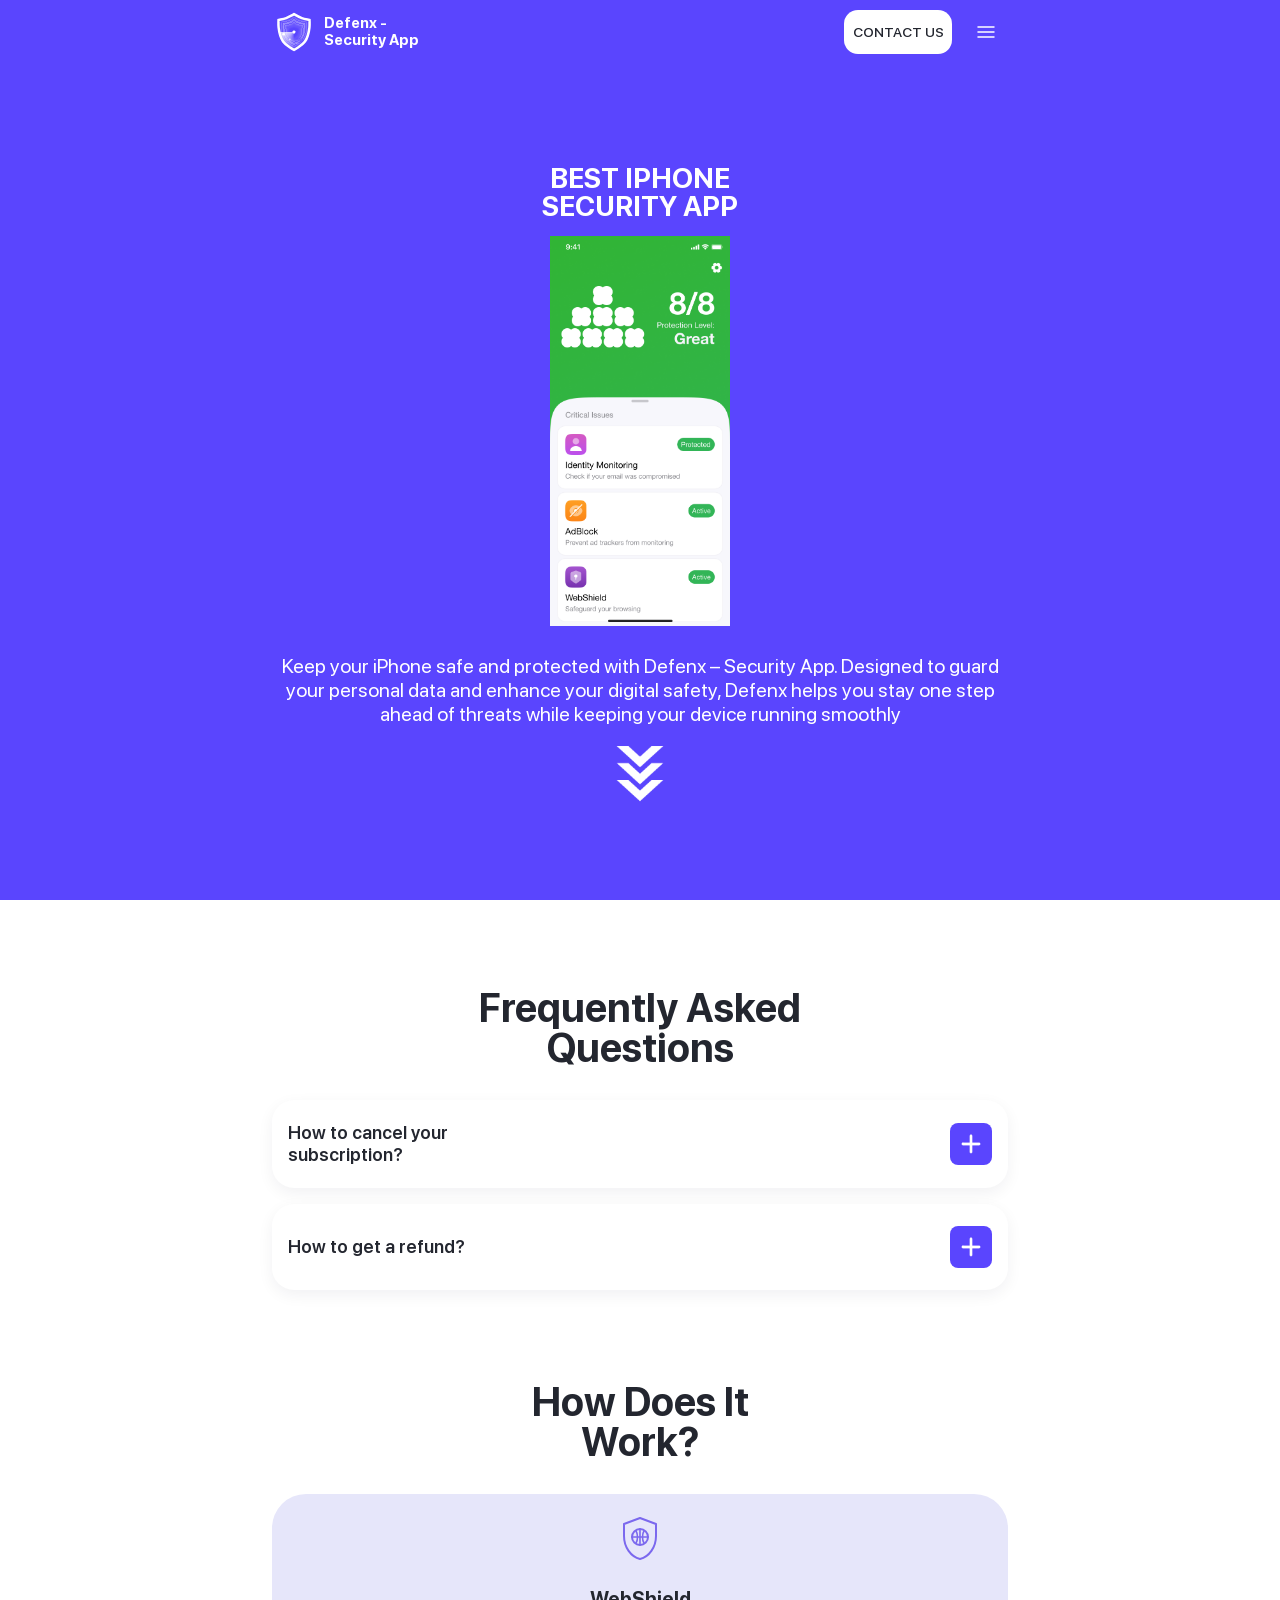
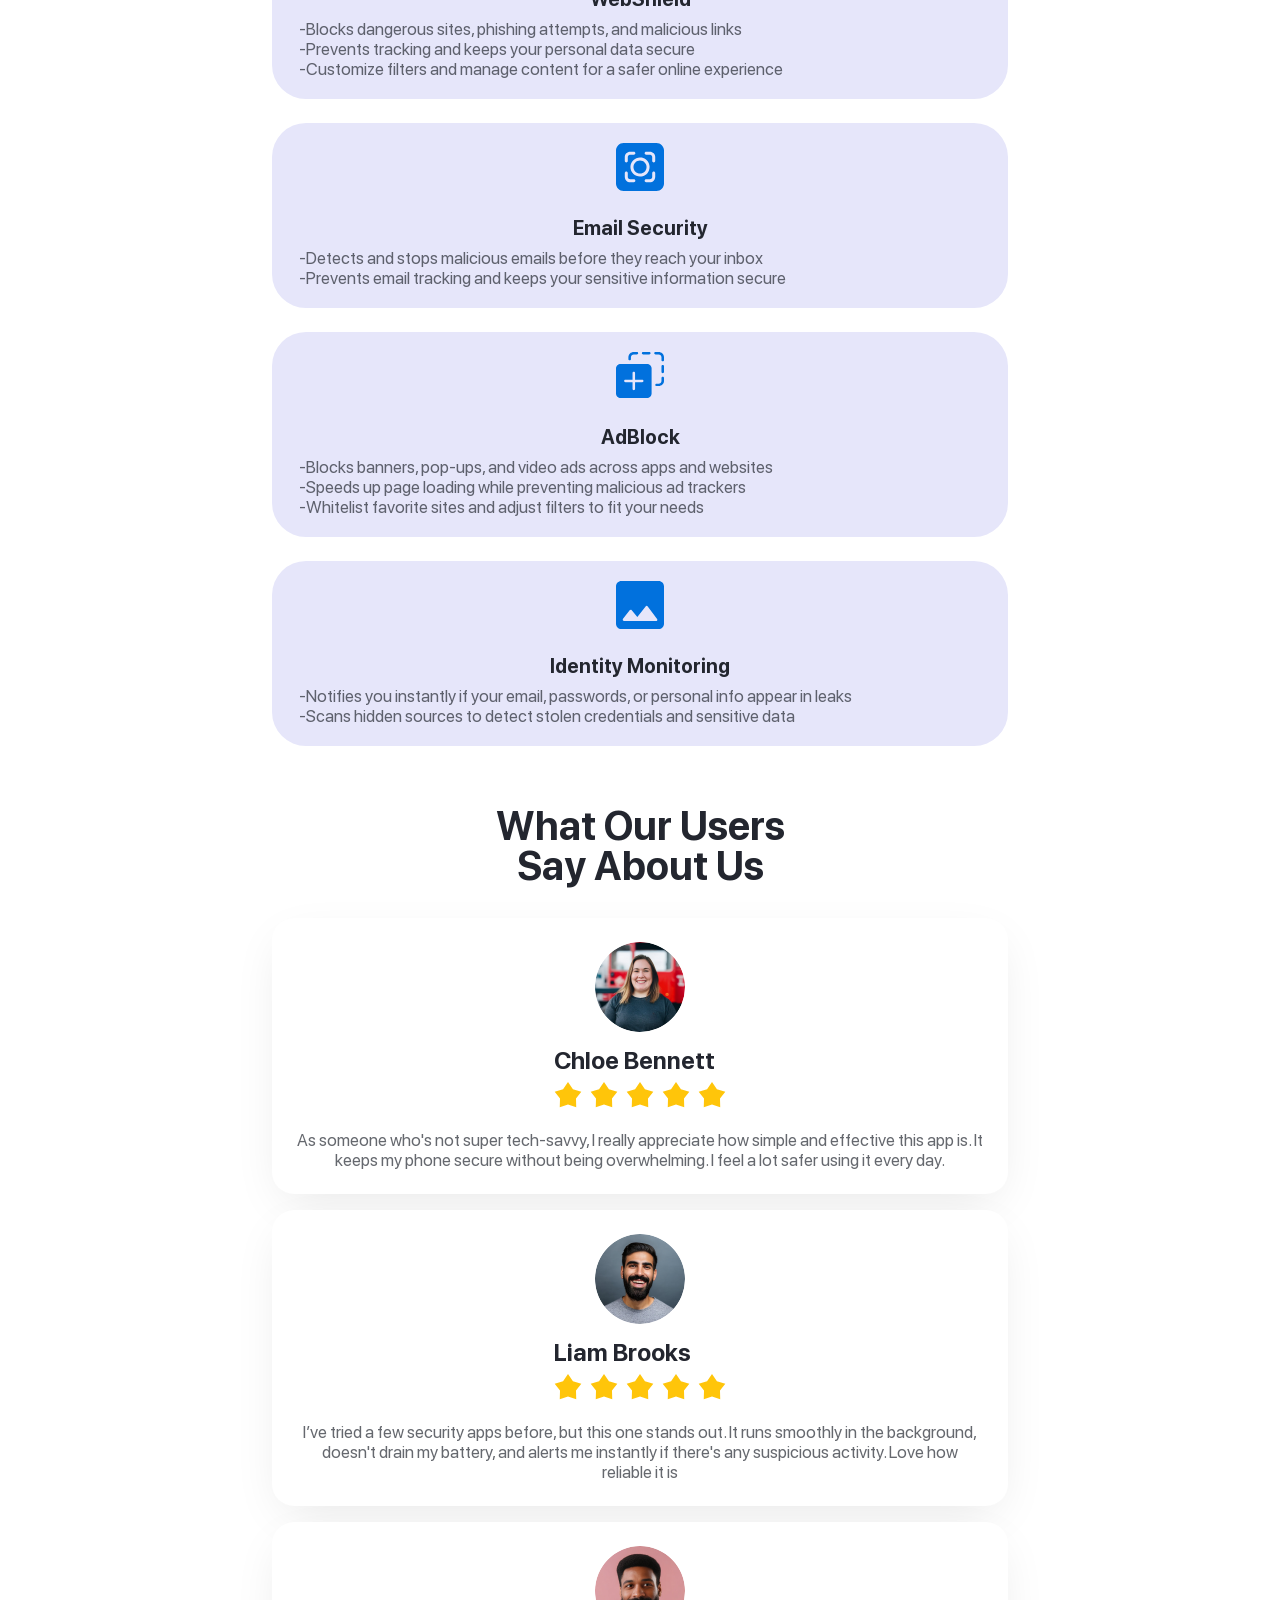
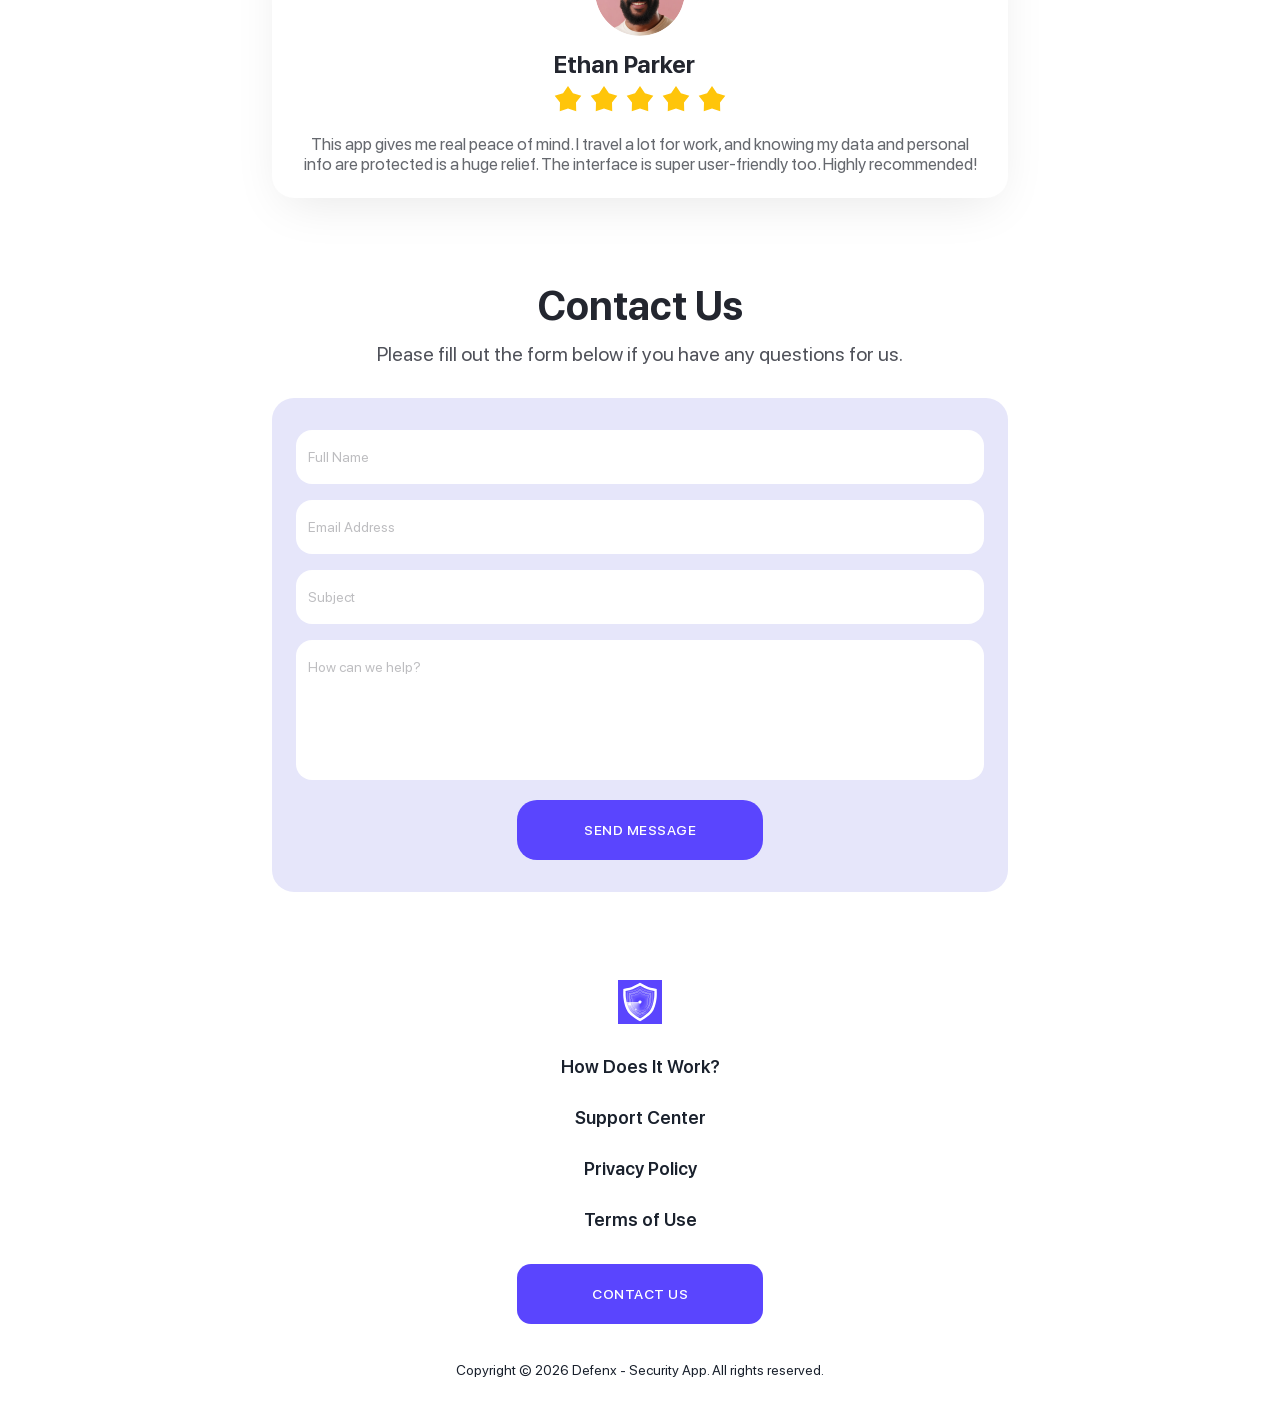
<file: index.html>
<!doctype html>
<html lang="en">

<head>
    <meta charset="UTF-8">
    <meta name="viewport"
        content="width=device-width, user-scalable=no, initial-scale=1.0, maximum-scale=1.0, minimum-scale=1.0">
    <meta http-equiv="X-UA-Compatible" content="ie=edge">
    <link rel="stylesheet" href="css/style.css">
    <title>Defenx - Security App</title>
    <link rel="icon" type="image/svg" href="assets/img/Icon.svg">
</head>

<body>

    <header class="header header--home">
        <div class="container">
            <div class="header-content">
                <a href="#" class="logo">

                    <img src="assets/img/Icon.svg" alt="logo">
                    <div class="logo_text">Defenx - Security App</div>
                </a>
                <div class="navigation-panel">
                    <a href="#form" class="btn-nav primary-btn primary-btn--home">
                        Contact Us
                    </a>
                    <nav class="nav">
                        <span class="nav-cross" id="close-nav">
                            <svg width="44" height="44" viewBox="0 0 44 44" fill="none"
                                xmlns="http://www.w3.org/2000/svg">
                                <rect x="0.5" y="0.5" width="43" height="43" rx="21.5" stroke="black" />
                                <path d="M11 11L34.4194 34.4194" stroke="#19202C" stroke-width="1.375"
                                    stroke-linejoin="round" />
                                <path d="M11 34.4198L34.4194 11.0004" stroke="#19202C" stroke-width="1.375"
                                    stroke-linejoin="round" />
                            </svg>

                        </span>
                        <div class="nav-inner">
                            <ul class="nav-list">
                                <li class="nav-list__el"><a href="#features">How Does It Work?</a></li>
                                <li class="nav-list__el"><a href="contact-us.html">Support Center</a></li>
                                <li class="nav-list__el"><a href="privacy.html">Privacy Policy</a></li>
                                <li class="nav-list__el"><a href="terms.html">Terms of Use</a></li>
                            </ul>
                            <a href="#form" class="primary-btn">
                                Contact Us
                            </a>
                        </div>
                    </nav>
                    <div class="burger" id="burger">
                        <svg width="24" height="24" viewBox="0 0 24 24" fill="none" xmlns="http://www.w3.org/2000/svg">
                            <path fill-rule="evenodd" clip-rule="evenodd"
                                d="M20.75 7C20.75 7.41421 20.4142 7.75 20 7.75L4 7.75C3.58579 7.75 3.25 7.41421 3.25 7C3.25 6.58579 3.58579 6.25 4 6.25L20 6.25C20.4142 6.25 20.75 6.58579 20.75 7Z"
                                fill="white" />
                            <path fill-rule="evenodd" clip-rule="evenodd"
                                d="M20.75 12C20.75 12.4142 20.4142 12.75 20 12.75L4 12.75C3.58579 12.75 3.25 12.4142 3.25 12C3.25 11.5858 3.58579 11.25 4 11.25L20 11.25C20.4142 11.25 20.75 11.5858 20.75 12Z"
                                fill="white" />
                            <path fill-rule="evenodd" clip-rule="evenodd"
                                d="M20.75 17C20.75 17.4142 20.4142 17.75 20 17.75L4 17.75C3.58579 17.75 3.25 17.4142 3.25 17C3.25 16.5858 3.58579 16.25 4 16.25L20 16.25C20.4142 16.25 20.75 16.5858 20.75 17Z"
                                fill="white" />
                        </svg>
                    </div>
                </div>
            </div>
        </div>
    </header>
    <div class="wrapper wrapper--home">
        <main class="main">
            <div class="container">
                <div class="main-content">
                    <div class="main-banner">
                        <h1 class="main-title">
                            Best iPhone <br> Security app

                        </h1>
                        <div class="main-banner__img">
                            <img src="assets/img/iPhone.png" alt="iphone-img">
                        </div>
                        <!-- <a href="https://xvpn.onelink.me/860A/rs5mjfm7" class="link-app">
                        <img src="assets/img/app-store.svg" alt="app-store">
                    </a> -->

                        <p class="main-description">
                            Keep your iPhone safe and protected with Defenx – Security App. Designed to guard your personal data and enhance your digital safety, Defenx helps you stay one step ahead of threats while keeping your device running smoothly

                        </p>
                        <img src="./assets/img/Arrow.gif" alt="" style="width: 90px; transform: rotate(90deg);">
                    </div>
                </div>
            </div>
        </main>
        <section class="faq">
            <div class="container">
                <div class="faq-content">
                    <h2 class="section-title">
                        Frequently Asked Questions
                    </h2>
                    <div class="faq-list">
                        <div class="faq-el">
                            <div class="faq-el-head">
                                <div class="faq-el-head__text">
                                    How to cancel your subscription?
                                </div>
                                <div class="faq-el-head__i">
                                    <span class="faq-el-head__i__plus">
                                        <svg width="20" height="20" viewBox="0 0 20 20" fill="none"
                                            xmlns="http://www.w3.org/2000/svg">
                                            <path
                                                d="M10.0001 0.739756C9.35731 0.739756 8.83623 1.26083 8.83623 1.90361V18.0964C8.83623 18.7392 9.35731 19.2602 10.0001 19.2602C10.6429 19.2602 11.1639 18.7392 11.1639 18.0964V1.90361C11.1639 1.26083 10.6429 0.739756 10.0001 0.739756Z"
                                                fill="#FFFFFF" stroke="#FFFFFF" stroke-width="0.303614"
                                                stroke-linecap="round" />
                                            <path
                                                d="M1.90365 8.83614C1.26087 8.83614 0.739794 9.35721 0.739794 9.99999C0.739794 10.6428 1.26087 11.1638 1.90365 11.1638H18.0964C18.7392 11.1638 19.2603 10.6428 19.2603 9.99999C19.2603 9.35721 18.7392 8.83614 18.0964 8.83614H1.90365Z"
                                                fill="#FFFFFF" stroke="#FFFFFF" stroke-width="0.303614"
                                                stroke-linecap="round" />
                                        </svg>
                                    </span>
                                    <span class="faq-el-head__i__minus">
                                        <svg width="20" height="4" viewBox="0 0 20 4" fill="none"
                                            xmlns="http://www.w3.org/2000/svg">
                                            <path
                                                d="M2 0.85C1.36487 0.85 0.85 1.36487 0.85 2C0.85 2.63513 1.36487 3.15 2 3.15H18C18.6351 3.15 19.15 2.63513 19.15 2C19.15 1.36487 18.6351 0.85 18 0.85H2Z"
                                                fill="white" stroke="white" stroke-width="0.3" stroke-linecap="round" />
                                        </svg>
                                    </span>
                                </div>
                            </div>
                            <div class="faq-el-body">
                                <p class="faq-el-text">
                                    Subscription cancellation is easy! You can do it either through you Apple Store
                                    settings, or you can <a href="#form">contact us </a>, and we'll give you further
                                    instructions.
                                </p>
                            </div>
                        </div>
                        <div class="faq-el">
                            <div class="faq-el-head">
                                <div class="faq-el-head__text">
                                    How to get a refund?
                                </div>
                                <div class="faq-el-head__i">
                                    <span class="faq-el-head__i__plus">
                                        <svg width="20" height="20" viewBox="0 0 20 20" fill="none"
                                            xmlns="http://www.w3.org/2000/svg">
                                            <path
                                                d="M10.0001 0.739756C9.35731 0.739756 8.83623 1.26083 8.83623 1.90361V18.0964C8.83623 18.7392 9.35731 19.2602 10.0001 19.2602C10.6429 19.2602 11.1639 18.7392 11.1639 18.0964V1.90361C11.1639 1.26083 10.6429 0.739756 10.0001 0.739756Z"
                                                fill="#FFFFFF" stroke="#FFFFFF" stroke-width="0.303614"
                                                stroke-linecap="round" />
                                            <path
                                                d="M1.90365 8.83614C1.26087 8.83614 0.739794 9.35721 0.739794 9.99999C0.739794 10.6428 1.26087 11.1638 1.90365 11.1638H18.0964C18.7392 11.1638 19.2603 10.6428 19.2603 9.99999C19.2603 9.35721 18.7392 8.83614 18.0964 8.83614H1.90365Z"
                                                fill="#FFFFFF" stroke="#FFFFFF" stroke-width="0.303614"
                                                stroke-linecap="round" />
                                        </svg>
                                    </span>
                                    <span class="faq-el-head__i__minus">
                                        <svg width="20" height="4" viewBox="0 0 20 4" fill="none"
                                            xmlns="http://www.w3.org/2000/svg">
                                            <path
                                                d="M2 0.85C1.36487 0.85 0.85 1.36487 0.85 2C0.85 2.63513 1.36487 3.15 2 3.15H18C18.6351 3.15 19.15 2.63513 19.15 2C19.15 1.36487 18.6351 0.85 18 0.85H2Z"
                                                fill="white" stroke="white" stroke-width="0.3" stroke-linecap="round" />
                                        </svg>
                                    </span>
                                </div>
                            </div>
                            <div class="faq-el-body">
                                <p class="faq-el-text">
                                    All the refunds are processed through Apple Store and on their behalf.
                                    You can <a href="#form">contact us </a> to receive additional instructions.
                                </p>
                            </div>
                        </div>

                    </div>
                </div>
            </div>
        </section>
        <section class="work" id="features">
            <div class="container">
                <div class="work-content">
                    <h2 class="section-title">
                        How Does It
                        Work?
                    </h2>
                    <div class="work-list">
                        <div class="work-item">
                            <img src="./assets/img/w_1.svg" alt="" style="">

                            <h3 class="work-item__title">
                                WebShield

                            </h3>
                            <div class="work-item__description">
                                <ul>
                                <li style="text-align: left;">-Blocks dangerous sites, phishing attempts, and malicious links</li>
                                <li style="text-align: left;">-Prevents tracking and keeps your personal data secure</li>
                                <li style="text-align: left;">-Customize filters and manage content for a safer online experience</li>
                                </ul>


                            </div>
                        </div>
                        <div class="work-item">
                            <img src="./assets/img/w_2.svg" alt="" style="">
                            <h3 class="work-item__title">
                                Email Security

                            </h3>
                            <div class="work-item__description">
                                <li style="text-align: left;">-Detects and stops malicious emails before they reach your inbox
                                </li>
                                <li style="text-align: left;">-Prevents email tracking and keeps your sensitive information secure</li>

                            </div>
                        </div>
                        <div class="work-item">
                            <img src="./assets/img/w_3.svg" alt="" style="">
                            <h3 class="work-item__title">
                                AdBlock

                            </h3>
                            <div class="work-item__description">
                                <li style="text-align: left;">-Blocks banners, pop-ups, and video ads across apps and websites</li>
                                <li style="text-align: left;">-Speeds up page loading while preventing malicious ad trackers</li>
                                <li style="text-align: left;">-Whitelist favorite sites and adjust filters to fit your needs</li>
                                





                            </div>
                        </div>
                        <div class="work-item">
                            <img src="./assets/img/w_4.svg" alt="" style="">
                            <h3 class="work-item__title">
                                Identity Monitoring

                            </h3>
                            <div class="work-item__description">
                                
                                <li style="text-align: left;">-Notifies you instantly if your email, passwords, or personal info appear in leaks</li>
                                <li style="text-align: left;">-Scans hidden sources to detect stolen credentials and sensitive data</li>
                                
                            </div>
                        </div>
                    </div>
                </div>
            </div>
        </section>

        <section class="feedback">
            <div class="container">
                <div class="feedback-content">
                    <h2 class="section-title">
                        What Our Users Say About Us
                    </h2>
                    <div class="feedback-list">
                        <div class="feedback-card">
                            <div class="feedback-card__img">
                                <img src="assets/img/f-1.png" alt="img">
                            </div>
                            <div class="feedback-card__person">
                                <h3 class="feedback-card__title">Chloe Bennett</h3>
                                <div class="feedback-card__star">
                                    <svg width="172" height="28" viewBox="0 0 172 28" fill="none"
                                        xmlns="http://www.w3.org/2000/svg">
                                        <path
                                            d="M14 0L18.9374 7.20426L27.3148 9.67376L21.9889 16.5957L22.229 25.3262L14 22.4L5.77101 25.3262L6.01113 16.5957L0.685208 9.67376L9.0626 7.20426L14 0Z"
                                            fill="#FFC50A" />
                                        <path
                                            d="M86 0L90.9374 7.20426L99.3148 9.67376L93.9889 16.5957L94.229 25.3262L86 22.4L77.771 25.3262L78.0111 16.5957L72.6852 9.67376L81.0626 7.20426L86 0Z"
                                            fill="#FFC50A" />
                                        <path
                                            d="M50 0L54.9374 7.20426L63.3148 9.67376L57.9889 16.5957L58.229 25.3262L50 22.4L41.771 25.3262L42.0111 16.5957L36.6852 9.67376L45.0626 7.20426L50 0Z"
                                            fill="#FFC50A" />
                                        <path
                                            d="M122 0L126.937 7.20426L135.315 9.67376L129.989 16.5957L130.229 25.3262L122 22.4L113.771 25.3262L114.011 16.5957L108.685 9.67376L117.063 7.20426L122 0Z"
                                            fill="#FFC50A" />
                                        <path
                                            d="M158 0L162.937 7.20426L171.315 9.67376L165.989 16.5957L166.229 25.3262L158 22.4L149.771 25.3262L150.011 16.5957L144.685 9.67376L153.063 7.20426L158 0Z"
                                            fill="#FFC50A" />
                                    </svg>

                                </div>
                            </div>
                            <div class="feedback-card__text">
                                As someone who's not super tech-savvy, I really appreciate how simple and effective this app is. It keeps my phone secure without being overwhelming. I feel a lot safer using it every day. </div>
                        </div>
                        <div class="feedback-card">
                            <div class="feedback-card__img">
                                <img src="assets/img/f-2.png" alt="img">
                            </div>
                            <div class="feedback-card__person">
                                <h3 class="feedback-card__title">Liam Brooks</h3>
                                <div class="feedback-card__star">
                                    <svg width="172" height="28" viewBox="0 0 172 28" fill="none"
                                        xmlns="http://www.w3.org/2000/svg">
                                        <path
                                            d="M14 0L18.9374 7.20426L27.3148 9.67376L21.9889 16.5957L22.229 25.3262L14 22.4L5.77101 25.3262L6.01113 16.5957L0.685208 9.67376L9.0626 7.20426L14 0Z"
                                            fill="#FFC50A" />
                                        <path
                                            d="M86 0L90.9374 7.20426L99.3148 9.67376L93.9889 16.5957L94.229 25.3262L86 22.4L77.771 25.3262L78.0111 16.5957L72.6852 9.67376L81.0626 7.20426L86 0Z"
                                            fill="#FFC50A" />
                                        <path
                                            d="M50 0L54.9374 7.20426L63.3148 9.67376L57.9889 16.5957L58.229 25.3262L50 22.4L41.771 25.3262L42.0111 16.5957L36.6852 9.67376L45.0626 7.20426L50 0Z"
                                            fill="#FFC50A" />
                                        <path
                                            d="M122 0L126.937 7.20426L135.315 9.67376L129.989 16.5957L130.229 25.3262L122 22.4L113.771 25.3262L114.011 16.5957L108.685 9.67376L117.063 7.20426L122 0Z"
                                            fill="#FFC50A" />
                                        <path
                                            d="M158 0L162.937 7.20426L171.315 9.67376L165.989 16.5957L166.229 25.3262L158 22.4L149.771 25.3262L150.011 16.5957L144.685 9.67376L153.063 7.20426L158 0Z"
                                            fill="#FFC50A" />
                                    </svg>

                                </div>
                            </div>
                            <div class="feedback-card__text">
                                I’ve tried a few security apps before, but this one stands out. It runs smoothly in the background, doesn't drain my battery, and alerts me instantly if there's any suspicious activity. Love how reliable it is
                            </div>
                        </div>
                        <div class="feedback-card">
                            <div class="feedback-card__img">
                                <img src="assets/img/f-3.png" alt="img">
                            </div>
                            <div class="feedback-card__person">
                                <h3 class="feedback-card__title">Ethan Parker</h3>
                                <div class="feedback-card__star">
                                    <svg width="172" height="28" viewBox="0 0 172 28" fill="none"
                                        xmlns="http://www.w3.org/2000/svg">
                                        <path
                                            d="M14 0L18.9374 7.20426L27.3148 9.67376L21.9889 16.5957L22.229 25.3262L14 22.4L5.77101 25.3262L6.01113 16.5957L0.685208 9.67376L9.0626 7.20426L14 0Z"
                                            fill="#FFC50A" />
                                        <path
                                            d="M86 0L90.9374 7.20426L99.3148 9.67376L93.9889 16.5957L94.229 25.3262L86 22.4L77.771 25.3262L78.0111 16.5957L72.6852 9.67376L81.0626 7.20426L86 0Z"
                                            fill="#FFC50A" />
                                        <path
                                            d="M50 0L54.9374 7.20426L63.3148 9.67376L57.9889 16.5957L58.229 25.3262L50 22.4L41.771 25.3262L42.0111 16.5957L36.6852 9.67376L45.0626 7.20426L50 0Z"
                                            fill="#FFC50A" />
                                        <path
                                            d="M122 0L126.937 7.20426L135.315 9.67376L129.989 16.5957L130.229 25.3262L122 22.4L113.771 25.3262L114.011 16.5957L108.685 9.67376L117.063 7.20426L122 0Z"
                                            fill="#FFC50A" />
                                        <path
                                            d="M158 0L162.937 7.20426L171.315 9.67376L165.989 16.5957L166.229 25.3262L158 22.4L149.771 25.3262L150.011 16.5957L144.685 9.67376L153.063 7.20426L158 0Z"
                                            fill="#FFC50A" />
                                    </svg>

                                </div>
                            </div>
                            <div class="feedback-card__text">
                               This app gives me real peace of mind. I travel a lot for work, and knowing my data and personal info are protected is a huge relief. The interface is super user-friendly too. Highly recommended!
                            </div>
                        </div>
                    </div>
                </div>
            </div>
        </section>
        <section class="form-block" id="form">
            <div class="container">
                <h2 class="section-title">
                    Contact Us
                </h2>
                <p class="section-description">
                    Please fill out the form below if you have any questions for us.
                </p>
                <form action="https://api.web3forms.com/submit" class="form" method="POST">

                    <input type="hidden" name="access_key" value="955e777b-4ba3-426c-848a-4c33310faa03">
                    <input type="hidden" name="redirect" value="https://web3forms.com/success" />
                    <div class="form-group">
                        <input type="text" name="name" placeholder="Full Name" required>
                    </div>
                    <div class="form-group">
                        <input type="email" name="email" placeholder="Email Address" required>
                    </div>
                    <div class="form-group">
                        <input type="text" name="title" placeholder="Subject" required>
                    </div>
                    <div class="form-group">
                        <textarea name="description" placeholder="How can we help?" required></textarea>
                    </div>
                    <div class="form-group">
                        <button type="submit">Send Message</button>
                    </div>
                </form>
            </div>
        </section>
        <footer class="footer">
            <div class="container">
                <div class="footer-content">
                    <a href="#" class="logo">
                        <img src="assets/img/Icon.svg" alt="logo">
                    
                    </a>
                    <nav class="footer-nav">
                        <ul class="nav-list">
                            <li class="nav-list__el"><a href="#features">How Does It Work?</a></li>
                            <li class="nav-list__el"><a href="contact-us.html">Support Center</a></li>
                            <li class="nav-list__el"><a href="privacy.html">Privacy Policy</a></li>
                            <li class="nav-list__el"><a href="terms.html">Terms of Use</a></li>
                        </ul>
                    </nav>
                    <a href="#form" class="footer-btn primary-btn">
                        Contact Us
                    </a>
                </div>
                <div class="copy-text">
                    Copyright © <script>document.write(new Date().getFullYear());</script> Defenx - Security App. All rights reserved.
                </div>
            </div>
        </footer>
    </div>


    <script src="https://code.jquery.com/jquery-3.7.1.js"
        integrity="sha256-eKhayi8LEQwp4NKxN+CfCh+3qOVUtJn3QNZ0TciWLP4=" crossorigin="anonymous"></script>

    <script src="https://web3forms.com/client/script.js" async defer></script>
    <script src="js/main.js"></script>
</body>

</html>

<!--
color: #FFFFFF;
color: rgba(255, 255, 255, 0.80);
-->
</file>
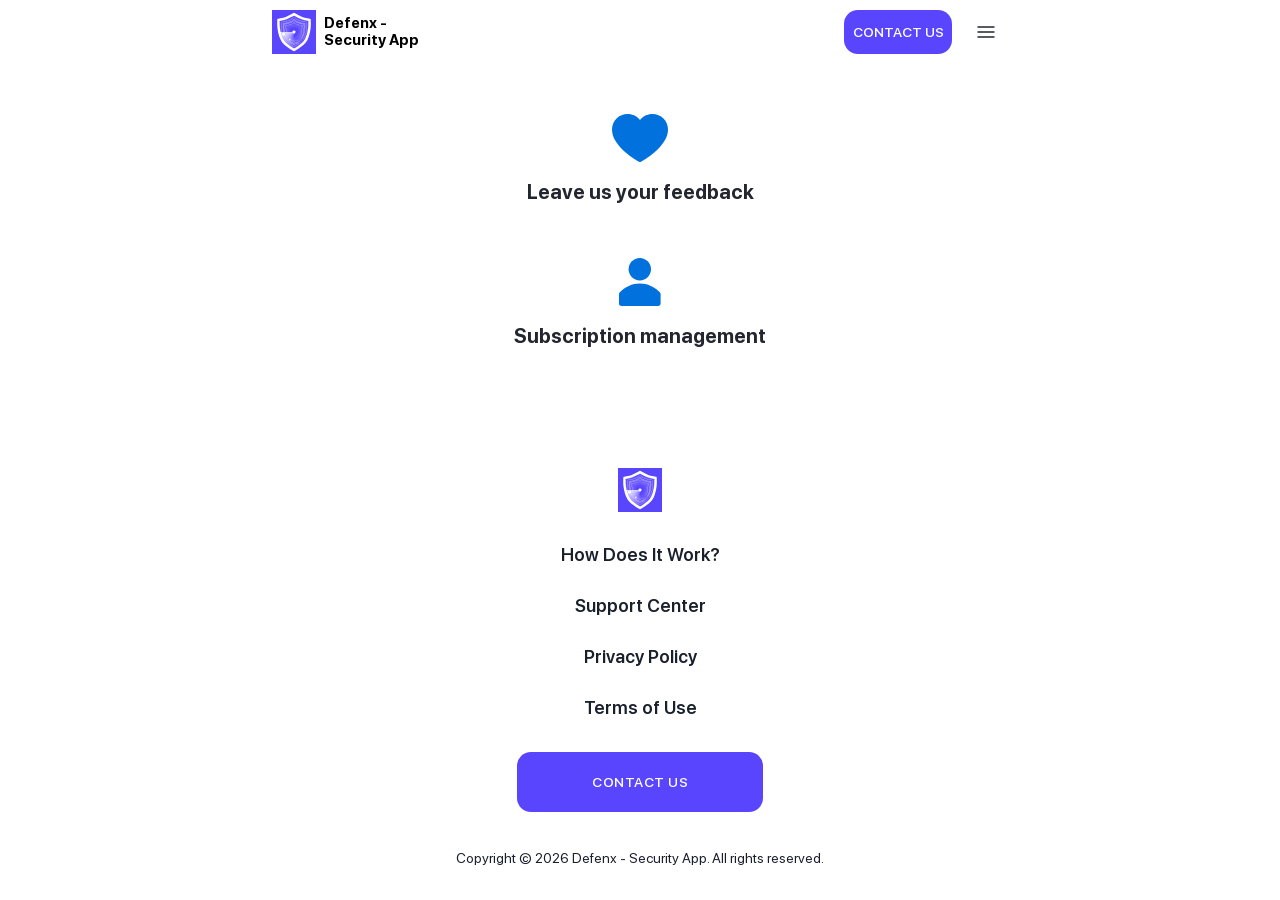
<file: contact-us.html>
<!doctype html>
<html lang="en">
<head>
    <meta charset="UTF-8">
    <meta name="viewport"
          content="width=device-width, user-scalable=no, initial-scale=1.0, maximum-scale=1.0, minimum-scale=1.0">
    <meta http-equiv="X-UA-Compatible" content="ie=edge">
    <link rel="stylesheet" href="css/style.css">
    <title>Defenx - Security App</title>
    <link rel="icon" type="image/svg" href="assets/img/Icon.svg">
</head>
<body>

<header class="header">
    <div class="container">
        <div class="header-content">
            <a href="index.html" class="logo">

                    <img src="assets/img/Icon.svg" alt="logo">
                    <div class="logo_text black">Defenx - Security App</div>
                </a>
            <div class="navigation-panel">
                <a href="index.html#form" class="btn-nav primary-btn">
                    Contact Us
                </a>
                <nav class="nav">
                             <span class="nav-cross" id="close-nav">
<svg width="44" height="44" viewBox="0 0 44 44" fill="none" xmlns="http://www.w3.org/2000/svg">
<rect x="0.5" y="0.5" width="43" height="43" rx="21.5" stroke="black"/>
<path d="M11 11L34.4194 34.4194" stroke="#19202C" stroke-width="1.375" stroke-linejoin="round"/>
<path d="M11 34.4198L34.4194 11.0004" stroke="#19202C" stroke-width="1.375" stroke-linejoin="round"/>
</svg>

                            </span>
                    <div class="nav-inner">
                        <ul class="nav-list">
                            <li class="nav-list__el"><a href="index.html#features">How Does It Work?</a></li>
                            <li class="nav-list__el"><a href="contact-us.html">Support Center</a></li>
                            <li class="nav-list__el"><a href="privacy.html">Privacy Policy</a></li>
                            <li class="nav-list__el"><a href="terms.html">Terms of Use</a></li>
                        </ul>
                        <a href="index.html#form" class="primary-btn">
                            Contact Us
                        </a>
                    </div>
                </nav>
                <div class="burger" id="burger">
                    <svg width="24" height="24" viewBox="0 0 24 24" fill="none" xmlns="http://www.w3.org/2000/svg">
                        <path fill-rule="evenodd" clip-rule="evenodd" d="M20.75 7C20.75 7.41421 20.4142 7.75 20 7.75L4 7.75C3.58579 7.75 3.25 7.41421 3.25 7C3.25 6.58579 3.58579 6.25 4 6.25L20 6.25C20.4142 6.25 20.75 6.58579 20.75 7Z" fill="#23262F"/>
                        <path fill-rule="evenodd" clip-rule="evenodd" d="M20.75 12C20.75 12.4142 20.4142 12.75 20 12.75L4 12.75C3.58579 12.75 3.25 12.4142 3.25 12C3.25 11.5858 3.58579 11.25 4 11.25L20 11.25C20.4142 11.25 20.75 11.5858 20.75 12Z" fill="#23262F"/>
                        <path fill-rule="evenodd" clip-rule="evenodd" d="M20.75 17C20.75 17.4142 20.4142 17.75 20 17.75L4 17.75C3.58579 17.75 3.25 17.4142 3.25 17C3.25 16.5858 3.58579 16.25 4 16.25L20 16.25C20.4142 16.25 20.75 16.5858 20.75 17Z" fill="#23262F"/>
                    </svg>
                </div>
            </div>
        </div>
    </div>
</header>
<div class="wrapper">
    <section class="questions-block">
        <div class="container">
            <div class="questions-list">
               
                <a href="questions/2.html" class="questions-list__el">
                    <div class="questions-list__el__i">
                        <img src="./assets/img/s2.svg" alt="" style="">
                    </div>
                    <div class="questions-list__el__text">
                        Leave us your feedback
                    </div>
                </a>
               
                <a href="questions/4.html" class="questions-list__el">
                    <div class="questions-list__el__i">
                        <img src="./assets/img/s4.svg" alt="" style="">
                    </div>
                    <div class="questions-list__el__text">
                        Subscription management
                    </div>
                </a>
            </div>
        </div>
    </section>
    <footer class="footer">
        <div class="container">
            <div class="footer-content">
                <a href="#" class="logo">
                        <img src="assets/img/Icon.svg" alt="logo">
                    
                    </a>
                <nav class="footer-nav">
                    <ul class="nav-list">
                        <li class="nav-list__el"><a href="index.html#features">How Does It Work?</a></li>
                        <li class="nav-list__el"><a href="contact-us.html">Support Center</a></li>
                        <li class="nav-list__el"><a href="privacy.html">Privacy Policy</a></li>
                        <li class="nav-list__el"><a href="terms.html">Terms of Use</a></li>
                    </ul>
                </nav>
                <a href="index.html#form" class="footer-btn primary-btn">
                    Contact Us
                </a>
            </div>
            <div class="copy-text">
                Copyright © <script>document.write(new Date().getFullYear());</script> Defenx - Security App. All rights reserved.
            </div>
        </div>
    </footer>
</div>


<script
        src="https://code.jquery.com/jquery-3.7.1.js"
        integrity="sha256-eKhayi8LEQwp4NKxN+CfCh+3qOVUtJn3QNZ0TciWLP4="
        crossorigin="anonymous">

</script>
<script src="https://web3forms.com/client/script.js" async defer></script>
<script src="js/main.js"></script>
</body>
</html>
</file>
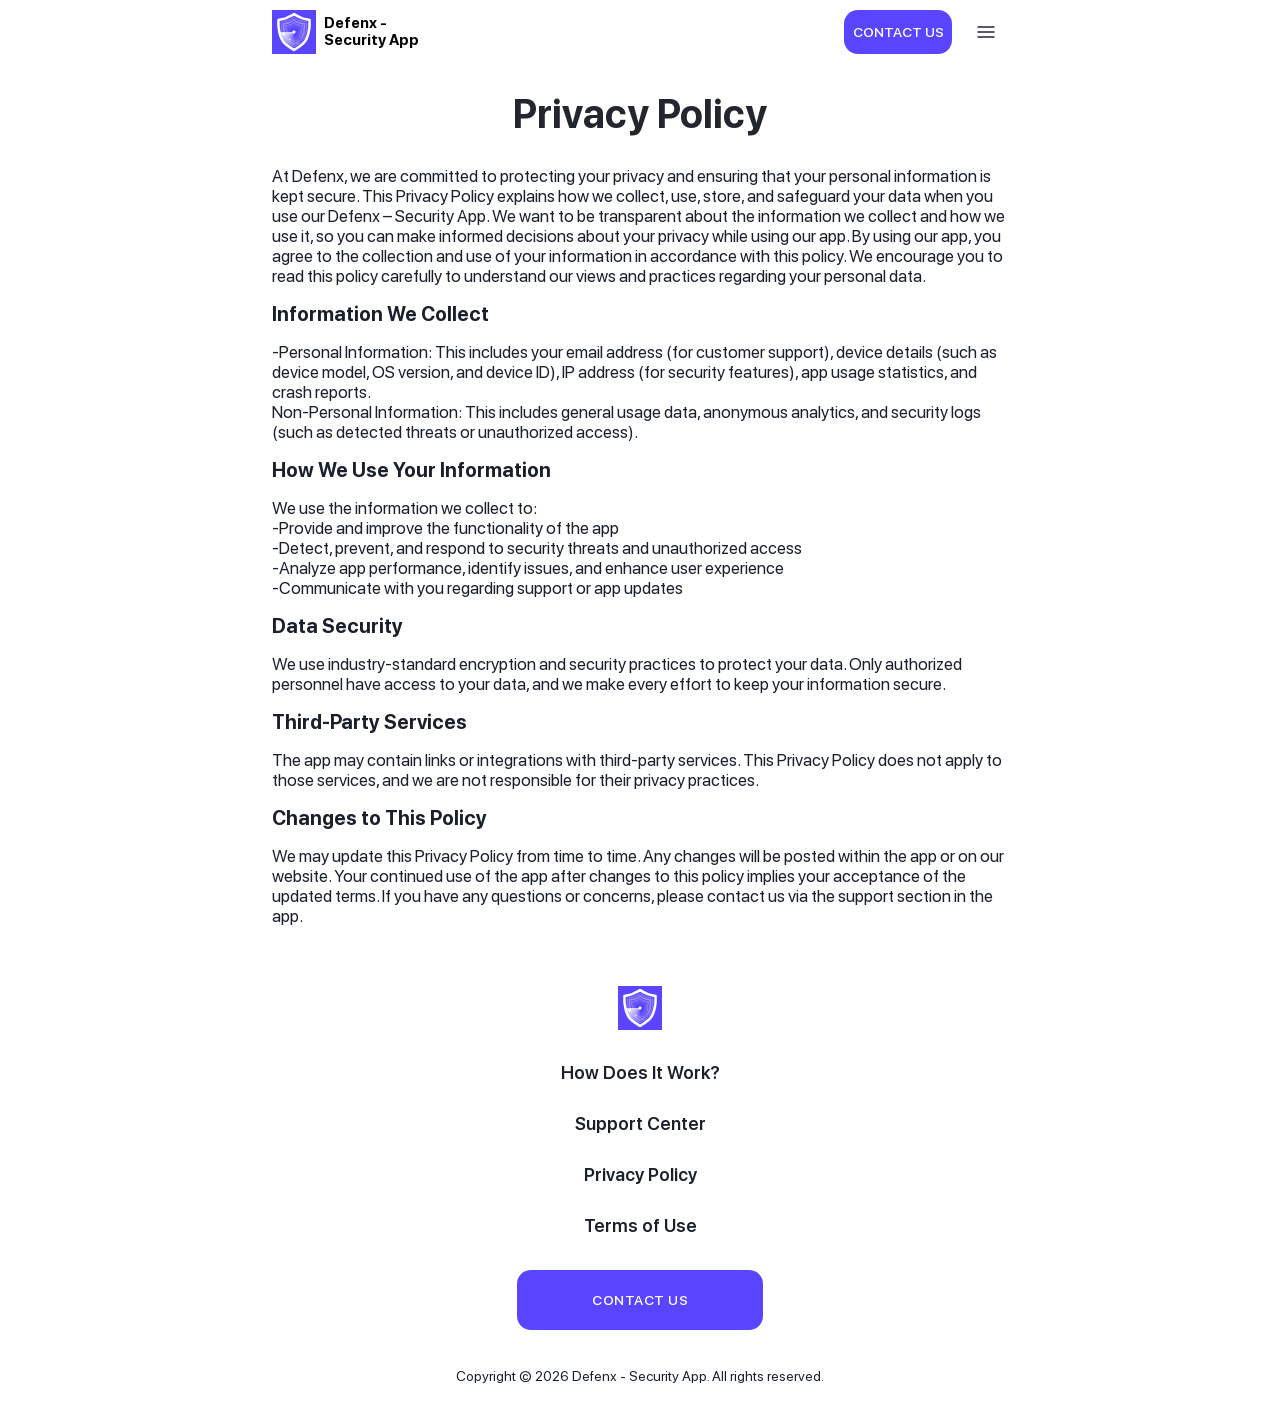
<file: privacy.html>
<!doctype html>
<html lang="en">

<head>
    <meta charset="UTF-8">
    <meta name="viewport"
        content="width=device-width, user-scalable=no, initial-scale=1.0, maximum-scale=1.0, minimum-scale=1.0">
    <meta http-equiv="X-UA-Compatible" content="ie=edge">
    <link rel="stylesheet" href="css/style.css">
    <title>Defenx - Security App</title>
    <link rel="icon" type="image/svg" href="assets/img/Icon.svg">
</head>
<style>
    h3 {
        margin-top: 16px;
        margin-bottom: 16px;
    }
</style>

<body>

    <header class="header">
        <div class="container">
            <div class="header-content">
                <a href="index.html" class="logo">

                    <img src="assets/img/Icon.svg" alt="logo">
                    <div class="logo_text black">Defenx - Security App</div>
                </a>
                <div class="navigation-panel">
                    <a href="index.html#form" class="btn-nav primary-btn">
                        Contact Us
                    </a>
                    <nav class="nav">
                        <span class="nav-cross" id="close-nav">
                            <svg width="44" height="44" viewBox="0 0 44 44" fill="none"
                                xmlns="http://www.w3.org/2000/svg">
                                <rect x="0.5" y="0.5" width="43" height="43" rx="21.5" stroke="black" />
                                <path d="M11 11L34.4194 34.4194" stroke="#19202C" stroke-width="1.375"
                                    stroke-linejoin="round" />
                                <path d="M11 34.4198L34.4194 11.0004" stroke="#19202C" stroke-width="1.375"
                                    stroke-linejoin="round" />
                            </svg>

                        </span>
                        <div class="nav-inner">
                            <ul class="nav-list">
                                <li class="nav-list__el"><a href="index.html#features">How Does It Work?</a></li>
                                <li class="nav-list__el"><a href="contact-us.html">Support Center</a></li>
                                <li class="nav-list__el"><a href="privacy.html">Privacy Policy</a></li>
                                <li class="nav-list__el"><a href="terms.html">Terms of Use</a></li>
                            </ul>
                            <a href="index.html#form" class="primary-btn">
                                Contact Us
                            </a>
                        </div>
                    </nav>
                    <div class="burger" id="burger">
                        <svg width="24" height="24" viewBox="0 0 24 24" fill="none" xmlns="http://www.w3.org/2000/svg">
                            <path fill-rule="evenodd" clip-rule="evenodd"
                                d="M20.75 7C20.75 7.41421 20.4142 7.75 20 7.75L4 7.75C3.58579 7.75 3.25 7.41421 3.25 7C3.25 6.58579 3.58579 6.25 4 6.25L20 6.25C20.4142 6.25 20.75 6.58579 20.75 7Z"
                                fill="#23262F" />
                            <path fill-rule="evenodd" clip-rule="evenodd"
                                d="M20.75 12C20.75 12.4142 20.4142 12.75 20 12.75L4 12.75C3.58579 12.75 3.25 12.4142 3.25 12C3.25 11.5858 3.58579 11.25 4 11.25L20 11.25C20.4142 11.25 20.75 11.5858 20.75 12Z"
                                fill="#23262F" />
                            <path fill-rule="evenodd" clip-rule="evenodd"
                                d="M20.75 17C20.75 17.4142 20.4142 17.75 20 17.75L4 17.75C3.58579 17.75 3.25 17.4142 3.25 17C3.25 16.5858 3.58579 16.25 4 16.25L20 16.25C20.4142 16.25 20.75 16.5858 20.75 17Z"
                                fill="#23262F" />
                        </svg>
                    </div>
                </div>
            </div>
        </div>
    </header>
    <div class="wrapper info-page">
        <section class="info">
            <h2 class="section-title section-title--info">
                Privacy Policy
            </h2>
            <div class="container">
                <div class="info-page__text">
                    <!-- Текст -->
                    <div>

                       <p dir="auto">At Defenx, we are committed to protecting your privacy and ensuring that your personal information is kept secure. This Privacy Policy explains how we collect, use, store, and safeguard your data when you use our Defenx – Security App. We want to be transparent about the information we collect and how we use it, so you can make informed decisions about your privacy while using our app.

By using our app, you agree to the collection and use of your information in accordance with this policy. We encourage you to read this policy carefully to understand our views and practices regarding your personal data.</p>
<hr />

<h3 id="2.-How-We-Use-Your-Information" dir="auto">Information We Collect</h3>
                        <ul dir="auto">
                            <li>-Personal Information: This includes your email address (for customer support), device details (such as device model, OS version, and device ID), IP address (for security features), app usage statistics, and crash reports.</li>
                            <li>Non-Personal Information: This includes general usage data, anonymous analytics, and security logs (such as detected threats or unauthorized access).</li>
                            
                        </ul>


<hr />

<hr />
<h3 id="3.-Data-Storage-&amp;-Security" dir="auto">How We Use Your Information</h3>
<p dir="auto">We use the information we collect to:</p>
<hr />
                        <ul dir="auto">
                            <li>-Provide and improve the functionality of the app</li>
                            <li>-Detect, prevent, and respond to security threats and unauthorized access</li>
                            <li>-Analyze app performance, identify issues, and enhance user experience</li>
                            <li>-Communicate with you regarding support or app updates</li>
                            
                        </ul>
                        <h3 id="2.-How-We-Use-Your-Information" dir="auto">Data Security</h3>
                        
                        <p dir="auto">We use industry-standard encryption and security practices to protect your data. Only authorized personnel have access to your data, and we make every effort to keep your information secure.</p>
                        
<h3 id="4.-Third-Party-Services" dir="auto">Third-Party Services</h3>
<p dir="auto">The app may contain links or integrations with third-party services. This Privacy Policy does not apply to those services, and we are not responsible for their privacy practices.</p>
<hr />
<h3 id="5.-Your-Rights" dir="auto">Changes to This Policy</h3>
<p dir="auto">We may update this Privacy Policy from time to time. Any changes will be posted within the app or on our website. Your continued use of the app after changes to this policy implies your acceptance of the updated terms.

If you have any questions or concerns, please contact us via the support section in the app.</p>

<hr />
                        <!-- Текст -->
                    </div>
        </section>
        <footer class="footer">
            <div class="container">
                <div class="footer-content">
                    <a href="#" class="logo">
                        <img src="assets/img/Icon.svg" alt="logo">

                    </a>
                    <nav class="footer-nav">
                        <ul class="nav-list">
                            <li class="nav-list__el"><a href="index.html#features">How Does It Work?</a></li>
                            <li class="nav-list__el"><a href="contact-us.html">Support Center</a></li>
                            <li class="nav-list__el"><a href="privacy.html">Privacy Policy</a></li>
                            <li class="nav-list__el"><a href="terms.html">Terms of Use</a></li>
                        </ul>
                    </nav>
                    <a href="index.html#form" class="footer-btn primary-btn">
                        Contact Us
                    </a>
                </div>
                <div class="copy-text">
                    Copyright ©
                    <script>document.write(new Date().getFullYear());</script> Defenx - Security App. All rights reserved.
                </div>
            </div>
        </footer>
    </div>


    <script src="https://code.jquery.com/jquery-3.7.1.js"
        integrity="sha256-eKhayi8LEQwp4NKxN+CfCh+3qOVUtJn3QNZ0TciWLP4=" crossorigin="anonymous">

        </script>
    <script src="https://web3forms.com/client/script.js" async defer></script>
    <script src="js/main.js"></script>
</body>

</html>
</file>
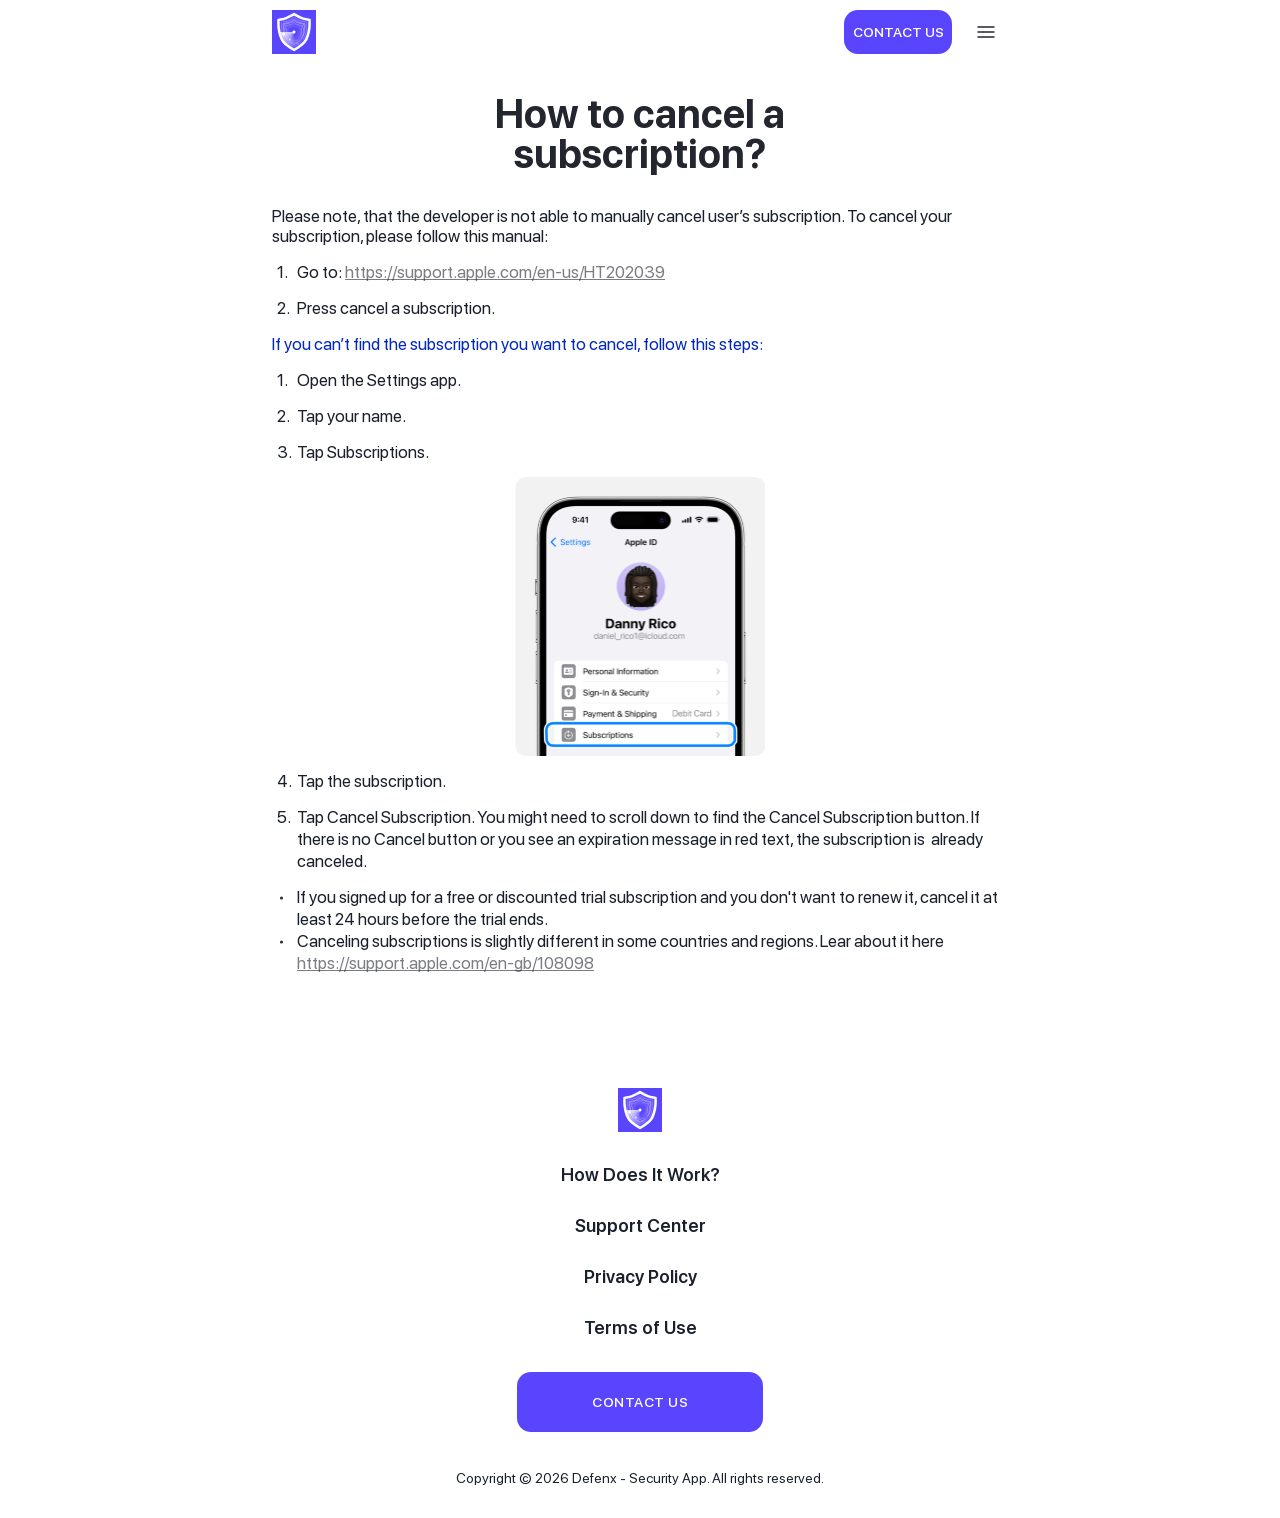
<file: refunds-2.html>
<!doctype html>
<html lang="en">
<head>
    <meta charset="UTF-8">
    <meta name="viewport"
          content="width=device-width, user-scalable=no, initial-scale=1.0, maximum-scale=1.0, minimum-scale=1.0">
    <meta http-equiv="X-UA-Compatible" content="ie=edge">
    <link rel="stylesheet" href="css/style.css">
    <title>Defenx - Security App</title>
    <link rel="icon" type="image/svg" href="assets/img/Icon.svg">
</head>
<body>

<header class="header">
    <div class="container">
        <div class="header-content">
            <a href="index.html" class="logo">

                    <img src="assets/img/Icon.svg" alt="logo">
                    <div class="logo_text">Defenx - Security App</div>
                </a>
            <div class="navigation-panel">
                <a href="index.html#form" class="btn-nav primary-btn">
                    Contact Us
                </a>
                <nav class="nav">
                             <span class="nav-cross" id="close-nav">
<svg width="44" height="44" viewBox="0 0 44 44" fill="none" xmlns="http://www.w3.org/2000/svg">
<rect x="0.5" y="0.5" width="43" height="43" rx="21.5" stroke="black"/>
<path d="M11 11L34.4194 34.4194" stroke="#19202C" stroke-width="1.375" stroke-linejoin="round"/>
<path d="M11 34.4198L34.4194 11.0004" stroke="#19202C" stroke-width="1.375" stroke-linejoin="round"/>
</svg>

                            </span>
                    <div class="nav-inner">
                        <ul class="nav-list">
                            <li class="nav-list__el"><a href="index.html#features">How Does It Work?</a></li>
                            <li class="nav-list__el"><a href="contact-us.html">Support Center</a></li>
                            <li class="nav-list__el"><a href="privacy.html">Privacy Policy</a></li>
                            <li class="nav-list__el"><a href="terms.html">Terms of Use</a></li>
                        </ul>
                        <a href="index.html#form" class="primary-btn">
                            Contact Us
                        </a>
                    </div>
                </nav>
                <div class="burger" id="burger">
                    <svg width="24" height="24" viewBox="0 0 24 24" fill="none" xmlns="http://www.w3.org/2000/svg">
                        <path fill-rule="evenodd" clip-rule="evenodd" d="M20.75 7C20.75 7.41421 20.4142 7.75 20 7.75L4 7.75C3.58579 7.75 3.25 7.41421 3.25 7C3.25 6.58579 3.58579 6.25 4 6.25L20 6.25C20.4142 6.25 20.75 6.58579 20.75 7Z" fill="#23262F"/>
                        <path fill-rule="evenodd" clip-rule="evenodd" d="M20.75 12C20.75 12.4142 20.4142 12.75 20 12.75L4 12.75C3.58579 12.75 3.25 12.4142 3.25 12C3.25 11.5858 3.58579 11.25 4 11.25L20 11.25C20.4142 11.25 20.75 11.5858 20.75 12Z" fill="#23262F"/>
                        <path fill-rule="evenodd" clip-rule="evenodd" d="M20.75 17C20.75 17.4142 20.4142 17.75 20 17.75L4 17.75C3.58579 17.75 3.25 17.4142 3.25 17C3.25 16.5858 3.58579 16.25 4 16.25L20 16.25C20.4142 16.25 20.75 16.5858 20.75 17Z" fill="#23262F"/>
                    </svg>
                </div>
            </div>
        </div>
    </div>
</header>
<div class="wrapper">
    <section class="refund">
        <div class="container">
            <div class="refund-content">
                <h2 class="section-title section-title--info">
                    How to cancel a subscription?
                </h2>
                <p class="info-page__text">
                    Please note, that the developer is not able to manually cancel user’s subscription.
                    To cancel your subscription, please follow this manual:
                </p>
                <ul class="info-list info-list--refunds">
                    <li class="info-list__item">
                        <p>
                            Go to: <a href="https://support.apple.com/en-us/HT202039" style="display: inline">https://support.apple.com/en-us/HT202039</a>
                        </p>
                    </li>
                    <li class="info-list__item">
                        <p>
                            Press cancel a subscription.
                        </p>
                    </li>
                </ul>

                <p class="refund-text info-page__text">
                    If you can’t find the subscription you want to cancel, follow this steps:
                </p>


                <ul class="info-list info-list--refunds">
                    <li class="info-list__item">
                        <p>
                            Open the Settings app.
                        </p>
                    </li>
                    <li class="info-list__item">
                        <p>
                            Tap your name.
                        </p>
                    </li>

                    <li class="info-list__item">
                        <p>
                            Tap Subscriptions.
                        </p>
                            <img src="assets/img/faq-phone-2.png" alt="img">
                    </li>
                    <li class="info-list__item">
                        <p>
                            Tap the subscription.
                        </p>
                    </li>
                    <li class="info-list__item">
                        <p>
                            Tap Cancel Subscription. You might need to scroll down to find the Cancel Subscription button. If there is no Cancel button or you see an expiration message in red text, the subscription is
                             already canceled.
                        </p>

                        <div class="marker-block">
                            <p class="marker">
                                If you signed up for a free or discounted trial subscription and you don't want to renew it, cancel it at least 24 hours before the trial ends.
                            </p>
                            <p class="marker">
                                Canceling subscriptions is slightly different in some countries and regions. Lear about it here
                                <a href="https://support.apple.com/en-gb/108098" style="display: inline">https://support.apple.com/en-gb/108098</a>
                            </p>
                        </div>

                    </li>
                </ul>

            </div>
        </div>
    </section>
    <footer class="footer">
        <div class="container">
            <div class="footer-content">
                <a href="#" class="logo">
                        <img src="assets/img/Icon.svg" alt="logo">
                    
                    </a>
                <nav class="footer-nav">
                    <ul class="nav-list">
                        <li class="nav-list__el"><a href="index.html#features">How Does It Work?</a></li>
                        <li class="nav-list__el"><a href="contact-us.html">Support Center</a></li>
                        <li class="nav-list__el"><a href="privacy.html">Privacy Policy</a></li>
                        <li class="nav-list__el"><a href="terms.html">Terms of Use</a></li>
                    </ul>
                </nav>
                <a href="index.html#form" class="footer-btn primary-btn">
                    Contact Us
                </a>
            </div>
            <div class="copy-text">
                Copyright © <script>document.write(new Date().getFullYear());</script> Defenx - Security App. All rights reserved.
            </div>
        </div>
    </footer>
</div>


<script
        src="https://code.jquery.com/jquery-3.7.1.js"
        integrity="sha256-eKhayi8LEQwp4NKxN+CfCh+3qOVUtJn3QNZ0TciWLP4="
        crossorigin="anonymous">

</script>
<script src="https://web3forms.com/client/script.js" async defer></script>
<script src="js/main.js"></script>
</body>
</html>
</file>
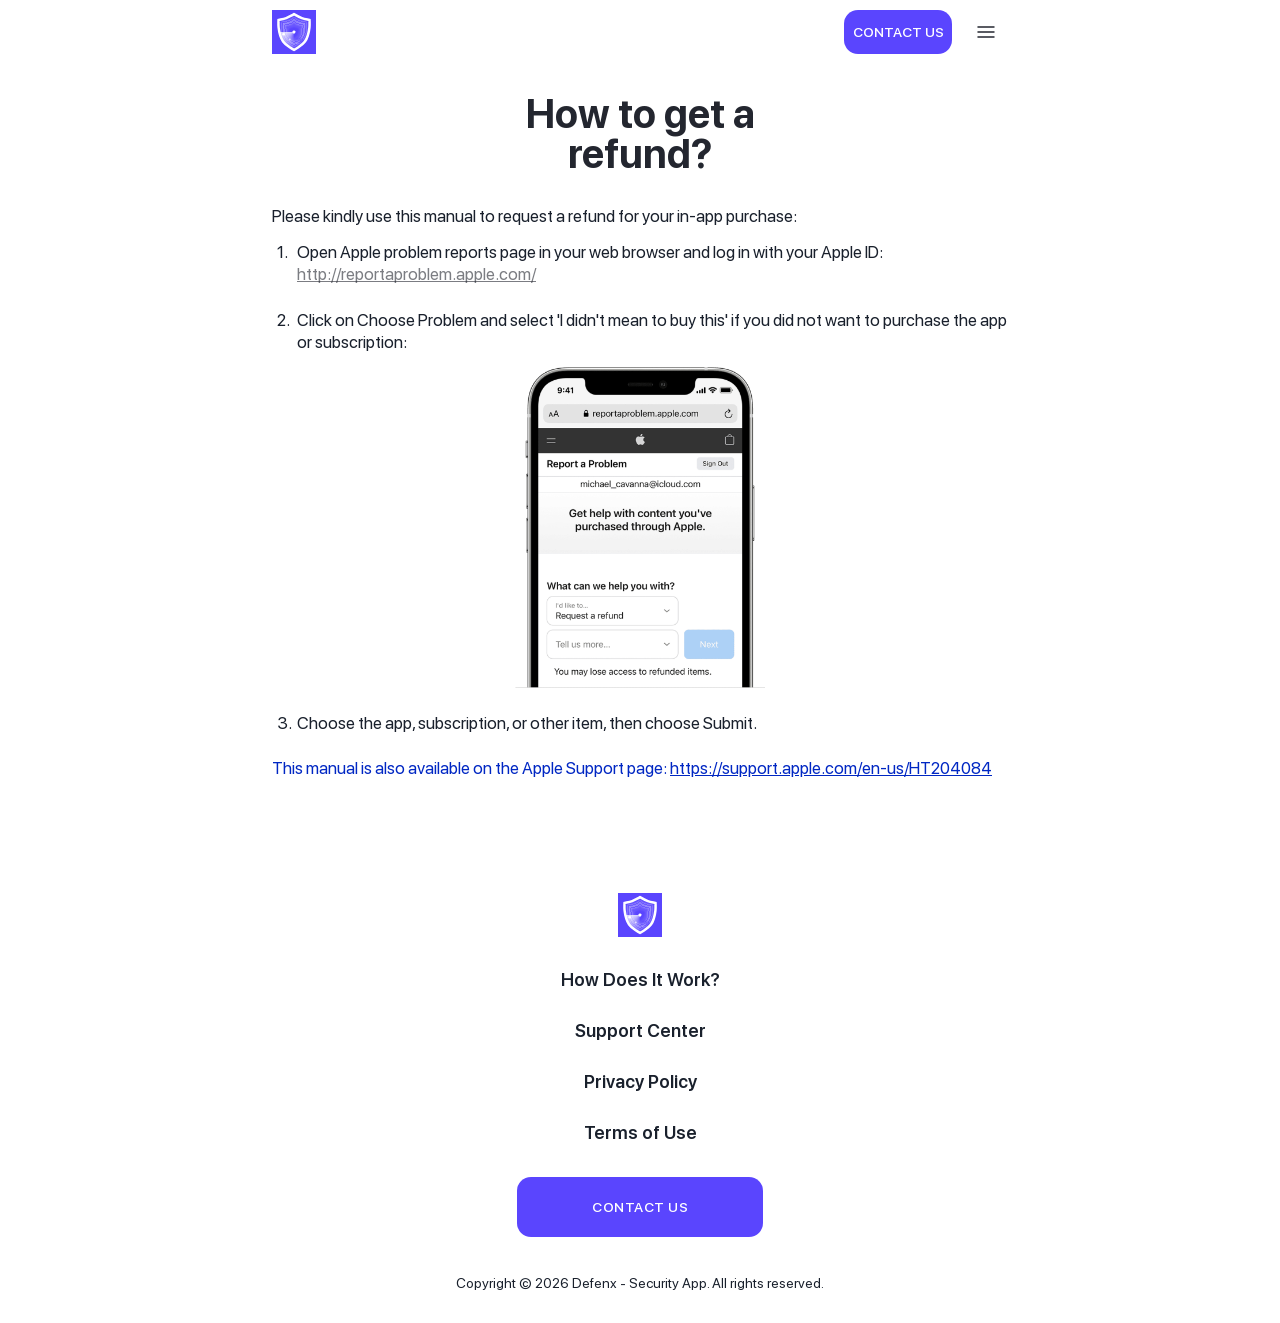
<file: refunds.html>
<!doctype html>
<html lang="en">
<head>
    <meta charset="UTF-8">
    <meta name="viewport"
          content="width=device-width, user-scalable=no, initial-scale=1.0, maximum-scale=1.0, minimum-scale=1.0">
    <meta http-equiv="X-UA-Compatible" content="ie=edge">
    <link rel="stylesheet" href="css/style.css">
    <title>Defenx - Security App</title>
    <link rel="icon" type="image/svg" href="assets/img/Icon.svg">
</head>
<body>

    <header class="header">
        <div class="container">
            <div class="header-content">
                <a href="index.html" class="logo">

                    <img src="assets/img/Icon.svg" alt="logo">
                    <div class="logo_text">Defenx - Security App</div>
                </a>
                <div class="navigation-panel">
                    <a href="index.html#form" class="btn-nav primary-btn">
                        Contact Us
                    </a>
                    <nav class="nav">
                                 <span class="nav-cross" id="close-nav">
    <svg width="44" height="44" viewBox="0 0 44 44" fill="none" xmlns="http://www.w3.org/2000/svg">
    <rect x="0.5" y="0.5" width="43" height="43" rx="21.5" stroke="black"/>
    <path d="M11 11L34.4194 34.4194" stroke="#19202C" stroke-width="1.375" stroke-linejoin="round"/>
    <path d="M11 34.4198L34.4194 11.0004" stroke="#19202C" stroke-width="1.375" stroke-linejoin="round"/>
    </svg>
    
                                </span>
                        <div class="nav-inner">
                            <ul class="nav-list">
                                <li class="nav-list__el"><a href="index.html#features">How Does It Work?</a></li>
                                <li class="nav-list__el"><a href="contact-us.html">Support Center</a></li>
                                <li class="nav-list__el"><a href="privacy.html">Privacy Policy</a></li>
                                <li class="nav-list__el"><a href="terms.html">Terms of Use</a></li>
                            </ul>
                            <a href="index.html#form" class="primary-btn">
                                Contact Us
                            </a>
                        </div>
                    </nav>
                    <div class="burger" id="burger">
                        <svg width="24" height="24" viewBox="0 0 24 24" fill="none" xmlns="http://www.w3.org/2000/svg">
                            <path fill-rule="evenodd" clip-rule="evenodd" d="M20.75 7C20.75 7.41421 20.4142 7.75 20 7.75L4 7.75C3.58579 7.75 3.25 7.41421 3.25 7C3.25 6.58579 3.58579 6.25 4 6.25L20 6.25C20.4142 6.25 20.75 6.58579 20.75 7Z" fill="#23262F"/>
                            <path fill-rule="evenodd" clip-rule="evenodd" d="M20.75 12C20.75 12.4142 20.4142 12.75 20 12.75L4 12.75C3.58579 12.75 3.25 12.4142 3.25 12C3.25 11.5858 3.58579 11.25 4 11.25L20 11.25C20.4142 11.25 20.75 11.5858 20.75 12Z" fill="#23262F"/>
                            <path fill-rule="evenodd" clip-rule="evenodd" d="M20.75 17C20.75 17.4142 20.4142 17.75 20 17.75L4 17.75C3.58579 17.75 3.25 17.4142 3.25 17C3.25 16.5858 3.58579 16.25 4 16.25L20 16.25C20.4142 16.25 20.75 16.5858 20.75 17Z" fill="#23262F"/>
                        </svg>
                    </div>
                </div>
            </div>
        </div>
    </header>
<div class="wrapper">
    <section class="refund">
        <div class="container">
            <div class="refund-content">
                <h2 class="section-title section-title--info">
                    How to get a refund?
                </h2>
                <p class="info-page__text">
                    Please kindly use this manual to request a refund for your in-app purchase:
                </p>
                <ul class="info-list">
                    <li class="info-list__item">
                        <p>
                            Open Apple problem reports page in your web browser and log in with your Apple ID:
                            <a href="http://reportaproblem.apple.com">http://reportaproblem.apple.com/</a>
                        </p>
                    </li>
                    <li class="info-list__item">
                        <p>
                            Click on Choose Problem and select 'I didn't mean to buy this' if you did not want to purchase the app or subscription:                                        </p>
                        <img src="assets/img/faq-phone.png" alt="img">
                    </li>
                    <li class="info-list__item">
                        <p>
                            Choose the app, subscription, or other item, then choose Submit.
                        </p>
                    </li>
                </ul>

                <p class="refund-text info-page__text">
                    This manual is also available on the Apple Support page:
                    <a href="https://support.apple.com/en-us/HT204084">https://support.apple.com/en-us/HT204084</a>
                </p>
            </div>
        </div>
    </section>
    <footer class="footer">
        <div class="container">
            <div class="footer-content">
                <a href="#" class="logo">
                        <img src="assets/img/Icon.svg" alt="logo">
                    
                    </a>
                <nav class="footer-nav">
                    <ul class="nav-list">
                        <li class="nav-list__el"><a href="index.html#features">How Does It Work?</a></li>
                        <li class="nav-list__el"><a href="contact-us.html">Support Center</a></li>
                        <li class="nav-list__el"><a href="privacy.html">Privacy Policy</a></li>
                        <li class="nav-list__el"><a href="terms.html">Terms of Use</a></li>
                    </ul>
                </nav>
                <a href="index.html#form" class="footer-btn primary-btn">
                    Contact Us
                </a>
            </div>
            <div class="copy-text">
                Copyright © <script>document.write(new Date().getFullYear());</script> Defenx - Security App. All rights reserved.
            </div>
        </div>
    </footer>
</div>


<script
        src="https://code.jquery.com/jquery-3.7.1.js"
        integrity="sha256-eKhayi8LEQwp4NKxN+CfCh+3qOVUtJn3QNZ0TciWLP4="
        crossorigin="anonymous">

</script>
<script src="https://web3forms.com/client/script.js" async defer></script>
<script src="js/main.js"></script>
</body>
</html>
</file>
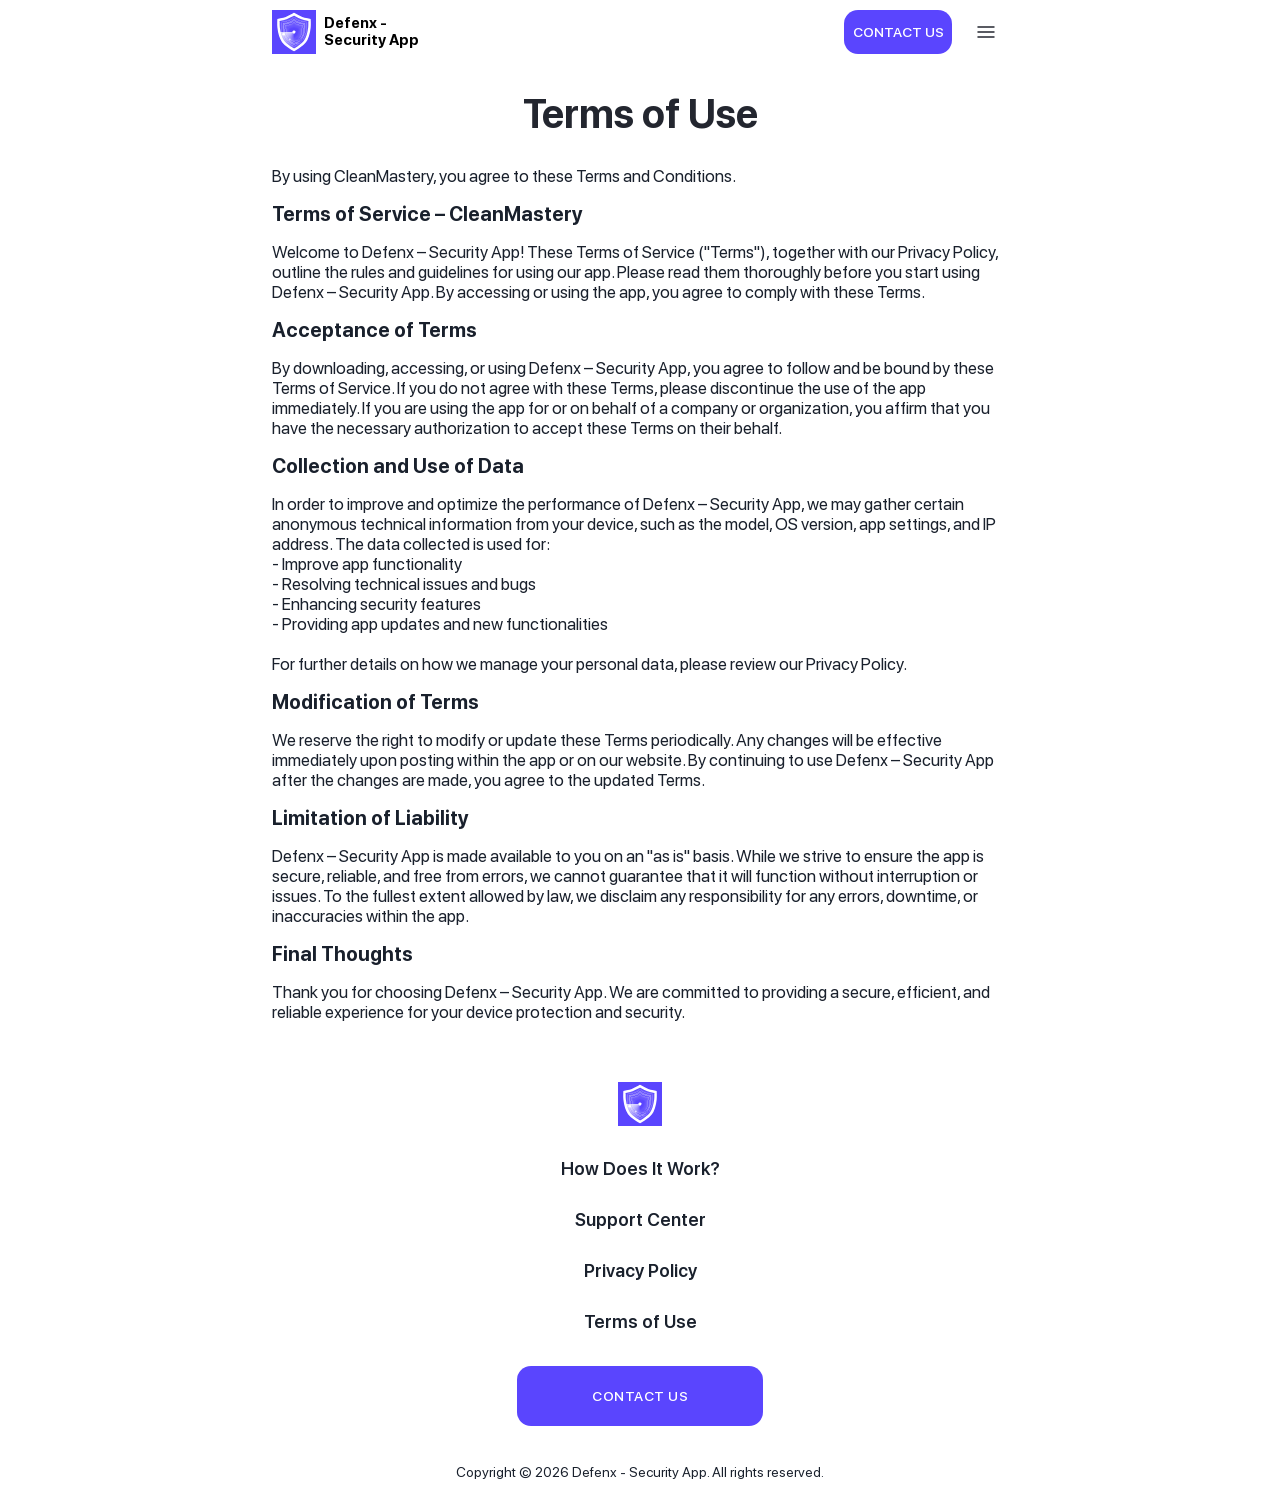
<file: terms.html>
<!doctype html>
<html lang="en">

<head>
    <meta charset="UTF-8">
    <meta name="viewport"
        content="width=device-width, user-scalable=no, initial-scale=1.0, maximum-scale=1.0, minimum-scale=1.0">
    <meta http-equiv="X-UA-Compatible" content="ie=edge">
    <link rel="stylesheet" href="css/style.css">
    <title>Defenx - Security App</title>
    <link rel="icon" type="image/svg" href="assets/img/Icon.svg">
</head>
<style>
    h3 {
        margin-top: 16px;
        margin-bottom: 16px;
    }
</style>

<body>

    <header class="header">
        <div class="container">
            <div class="header-content">
                <a href="index.html" class="logo">

                    <img src="assets/img/Icon.svg" alt="logo">
                    <div class="logo_text black">Defenx - Security App</div>
                </a>
                <div class="navigation-panel">
                    <a href="index.html#form" class="btn-nav primary-btn">
                        Contact Us
                    </a>
                    <nav class="nav">
                        <span class="nav-cross" id="close-nav">
                            <svg width="44" height="44" viewBox="0 0 44 44" fill="none"
                                xmlns="http://www.w3.org/2000/svg">
                                <rect x="0.5" y="0.5" width="43" height="43" rx="21.5" stroke="black" />
                                <path d="M11 11L34.4194 34.4194" stroke="#19202C" stroke-width="1.375"
                                    stroke-linejoin="round" />
                                <path d="M11 34.4198L34.4194 11.0004" stroke="#19202C" stroke-width="1.375"
                                    stroke-linejoin="round" />
                            </svg>

                        </span>
                        <div class="nav-inner">
                            <ul class="nav-list">
                                <li class="nav-list__el"><a href="index.html#features">How Does It Work?</a></li>
                                <li class="nav-list__el"><a href="contact-us.html">Support Center</a></li>
                                <li class="nav-list__el"><a href="privacy.html">Privacy Policy</a></li>
                                <li class="nav-list__el"><a href="terms.html">Terms of Use</a></li>
                            </ul>
                            <a href="index.html#form" class="primary-btn">
                                Contact Us
                            </a>
                        </div>
                    </nav>
                    <div class="burger" id="burger">
                        <svg width="24" height="24" viewBox="0 0 24 24" fill="none" xmlns="http://www.w3.org/2000/svg">
                            <path fill-rule="evenodd" clip-rule="evenodd"
                                d="M20.75 7C20.75 7.41421 20.4142 7.75 20 7.75L4 7.75C3.58579 7.75 3.25 7.41421 3.25 7C3.25 6.58579 3.58579 6.25 4 6.25L20 6.25C20.4142 6.25 20.75 6.58579 20.75 7Z"
                                fill="#23262F" />
                            <path fill-rule="evenodd" clip-rule="evenodd"
                                d="M20.75 12C20.75 12.4142 20.4142 12.75 20 12.75L4 12.75C3.58579 12.75 3.25 12.4142 3.25 12C3.25 11.5858 3.58579 11.25 4 11.25L20 11.25C20.4142 11.25 20.75 11.5858 20.75 12Z"
                                fill="#23262F" />
                            <path fill-rule="evenodd" clip-rule="evenodd"
                                d="M20.75 17C20.75 17.4142 20.4142 17.75 20 17.75L4 17.75C3.58579 17.75 3.25 17.4142 3.25 17C3.25 16.5858 3.58579 16.25 4 16.25L20 16.25C20.4142 16.25 20.75 16.5858 20.75 17Z"
                                fill="#23262F" />
                        </svg>
                    </div>
                </div>
            </div>
        </div>
    </header>
    <div class="wrapper info-page">
        <section class="info">
            <h2 class="section-title section-title--info">
                Terms of Use
            </h2>
            <div class="container">


                <div class="info-page__text">
                    <!-- Текст -->

                    <p dir="auto">By using CleanMastery, you agree to these Terms and Conditions.</p>
<hr />
<h3 id="1.-Acceptance-of-Terms" dir="auto">Terms of Service – CleanMastery</h3>
<p dir="auto">Welcome to Defenx – Security App! These Terms of Service ("Terms"), together with our Privacy Policy, outline the rules and guidelines for using our app. Please read them thoroughly before you start using Defenx – Security App. By accessing or using the app, you agree to comply with these Terms.</p>
<hr />
<h3 id="2.-App-Usage-&amp;-License" dir="auto">Acceptance of Terms</h3>
<p dir="auto">By downloading, accessing, or using Defenx – Security App, you agree to follow and be bound by these Terms of Service. If you do not agree with these Terms, please discontinue the use of the app immediately. If you are using the app for or on behalf of a company or organization, you affirm that you have the necessary authorization to accept these Terms on their behalf.</p>

<h3 id="3.-User-Content-&amp;-Permissions" dir="auto">Collection and Use of Data</h3>
<p dir="auto">In order to improve and optimize the performance of Defenx – Security App, we may gather certain anonymous technical information from your device, such as the model, OS version, app settings, and IP address. The data collected is used for:</p>
                    <ul dir="auto">
                        <li>- Improve app functionality</li>
                        <li>- Resolving technical issues and bugs</li>
                        <li>- Enhancing security features</li>
                        <li>- Providing app updates and new functionalities</li>
                    </ul>
                  <br>
                    <p dir="auto">For further details on how we manage your personal data, please review our Privacy Policy.</p>
<hr />
<h3 id="4.-Updates-&amp;-Changes" dir="auto">Modification of Terms</h3>
<p dir="auto">We reserve the right to modify or update these Terms periodically. Any changes will be effective immediately upon posting within the app or on our website. By continuing to use Defenx – Security App after the changes are made, you agree to the updated Terms.</p>
<hr />
<h3 id="5.-Disclaimers-&amp;-Limitation-of-Liability" dir="auto">Limitation of Liability</h3>
<p dir="auto">Defenx – Security App is made available to you on an "as is" basis. While we strive to ensure the app is secure, reliable, and free from errors, we cannot guarantee that it will function without interruption or issues. To the fullest extent allowed by law, we disclaim any responsibility for any errors, downtime, or inaccuracies within the app.</p>
<hr />
<h3 id="6.-Termination" dir="auto">Final Thoughts</h3>
<p dir="auto">Thank you for choosing Defenx – Security App. We are committed to providing a secure, efficient, and reliable experience for your device protection and security.</p>
<hr />


                    <!-- Текст -->
                </div>
        </section>
        <footer class="footer">
            <div class="container">
                <div class="footer-content">
                    <a href="#" class="logo">
                        <img src="assets/img/Icon.svg" alt="logo">

                    </a>
                    <nav class="footer-nav">
                        <ul class="nav-list">
                            <li class="nav-list__el"><a href="index.html#features">How Does It Work?</a></li>
                            <li class="nav-list__el"><a href="contact-us.html">Support Center</a></li>
                            <li class="nav-list__el"><a href="privacy.html">Privacy Policy</a></li>
                            <li class="nav-list__el"><a href="terms.html">Terms of Use</a></li>
                        </ul>
                    </nav>
                    <a href="index.html#form" class="footer-btn primary-btn">
                        Contact Us
                    </a>
                </div>
                <div class="copy-text">
                    Copyright ©
                    <script>document.write(new Date().getFullYear());</script> Defenx - Security App. All rights
                    reserved.
                </div>
            </div>
        </footer>
    </div>


    <script src="https://code.jquery.com/jquery-3.7.1.js"
        integrity="sha256-eKhayi8LEQwp4NKxN+CfCh+3qOVUtJn3QNZ0TciWLP4=" crossorigin="anonymous">

        </script>
    <script src="https://web3forms.com/client/script.js" async defer></script>
    <script src="js/main.js"></script>
</body>

</html>
</file>
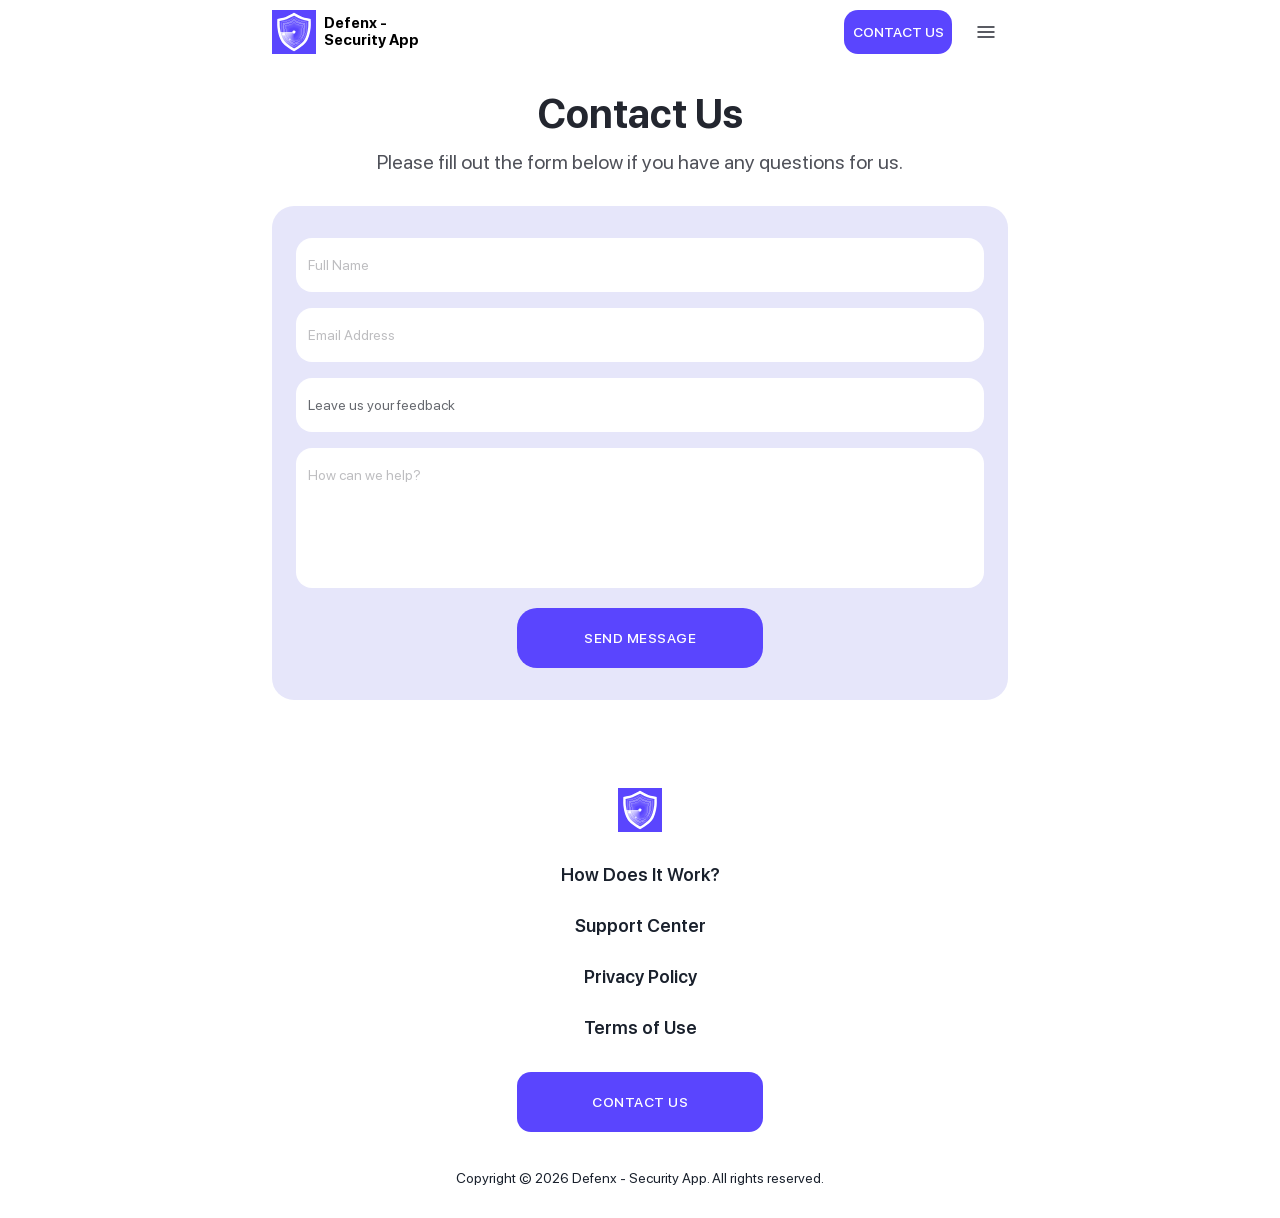
<file: questions/2.html>
<!doctype html>
<html lang="en">
<head>
    <meta charset="UTF-8">
    <meta name="viewport"
          content="width=device-width, user-scalable=no, initial-scale=1.0, maximum-scale=1.0, minimum-scale=1.0">
    <meta http-equiv="X-UA-Compatible" content="ie=edge">
    <link rel="stylesheet" href="../css/style.css">
    <title>Defenx - Security App</title>
    <link rel="icon" type="image/svg" href="../assets/img/Icon.svg">
</head>
<body>

<header class="header">
    <div class="container">
        <div class="header-content">
            <a href="../index.html" class="logo">

                <img src="../assets/img/Icon.svg" alt="logo">
                <div class="logo_text black">Defenx - Security App</div>
            </a>
            <div class="navigation-panel">
                <a href="../index.html#form" class="btn-nav primary-btn">
                    Contact Us
                </a>
                <nav class="nav">
                             <span class="nav-cross" id="close-nav">
<svg width="44" height="44" viewBox="0 0 44 44" fill="none" xmlns="http://www.w3.org/2000/svg">
<rect x="0.5" y="0.5" width="43" height="43" rx="21.5" stroke="black"/>
<path d="M11 11L34.4194 34.4194" stroke="#19202C" stroke-width="1.375" stroke-linejoin="round"/>
<path d="M11 34.4198L34.4194 11.0004" stroke="#19202C" stroke-width="1.375" stroke-linejoin="round"/>
</svg>

                            </span>
                    <div class="nav-inner">
                        <ul class="nav-list">
                            <li class="nav-list__el"><a href="../index.html#features">How Does It Work?</a></li>
                            <li class="nav-list__el"><a href="../contact-us.html">Support Center</a></li>
                            <li class="nav-list__el"><a href="../privacy.html">Privacy Policy</a></li>
                            <li class="nav-list__el"><a href="../terms.html">Terms of Use</a></li>
                        </ul>
                        <a href="../index.html#form" class="primary-btn">
                            Contact Us
                        </a>
                    </div>
                </nav>
                <div class="burger" id="burger">
                    <svg width="24" height="24" viewBox="0 0 24 24" fill="none" xmlns="http://www.w3.org/2000/svg">
                        <path fill-rule="evenodd" clip-rule="evenodd" d="M20.75 7C20.75 7.41421 20.4142 7.75 20 7.75L4 7.75C3.58579 7.75 3.25 7.41421 3.25 7C3.25 6.58579 3.58579 6.25 4 6.25L20 6.25C20.4142 6.25 20.75 6.58579 20.75 7Z" fill="#23262F"/>
                        <path fill-rule="evenodd" clip-rule="evenodd" d="M20.75 12C20.75 12.4142 20.4142 12.75 20 12.75L4 12.75C3.58579 12.75 3.25 12.4142 3.25 12C3.25 11.5858 3.58579 11.25 4 11.25L20 11.25C20.4142 11.25 20.75 11.5858 20.75 12Z" fill="#23262F"/>
                        <path fill-rule="evenodd" clip-rule="evenodd" d="M20.75 17C20.75 17.4142 20.4142 17.75 20 17.75L4 17.75C3.58579 17.75 3.25 17.4142 3.25 17C3.25 16.5858 3.58579 16.25 4 16.25L20 16.25C20.4142 16.25 20.75 16.5858 20.75 17Z" fill="#23262F"/>
                    </svg>
                </div>
            </div>
        </div>
    </div>
</header>
<div class="wrapper">
    <section class="form-block pt-0 mt-0">
        <div class="container">
            <h2 class="section-title">
                Contact Us
            </h2>
            <p class="section-description">
                Please fill out the form below if you have any questions for us.
            </p>
            <form action="https://api.web3forms.com/submit" class="form" method="POST">

                <input type="hidden" name="access_key" value="8e4da4b1-374e-47e5-af0d-6963b2550232">
                <input
                        type="hidden"
                        name="redirect"
                        value="https://web3forms.com/success"
                />
                <div class="form-group">
                    <input type="text" name="name" placeholder="Full Name" required>
                </div>
                <div class="form-group">
                    <input type="email" name="email" placeholder="Email Address" required>
                </div>
                <div class="form-group">
                    <input type="text" name="title" placeholder="Subject" value="Leave us your feedback" required>
                </div>
                <div class="form-group">
                    <textarea name="description" placeholder="How can we help?"  required></textarea>
                </div>
                <div class="form-group">
                    <button type="submit">Send Message</button>
                </div>
            </form>
        </div>
    </section>
    <footer class="footer">
        <div class="container">
            <div class="footer-content">
                <a href="../index.html" class="logo">
                    <img src="../assets/img/Icon.svg" alt="logo">
                </a>

                <nav class="footer-nav">
                    <ul class="nav-list">
                        <li class="nav-list__el"><a href="../index.html#features">How Does It Work?</a></li>
                        <li class="nav-list__el"><a href="../contact-us.html">Support Center</a></li>
                        <li class="nav-list__el"><a href="../privacy.html">Privacy Policy</a></li>
                        <li class="nav-list__el"><a href="../terms.html">Terms of Use</a></li>
                    </ul>
                </nav>
                <a href="../index.html#form" class="footer-btn primary-btn">
                    Contact Us
                </a>
            </div>
            <div class="copy-text">
                Copyright © <script>document.write(new Date().getFullYear());</script> Defenx - Security App. All rights reserved.
            </div>
        </div>
    </footer>
</div>


<script
        src="https://code.jquery.com/jquery-3.7.1.js"
        integrity="sha256-eKhayi8LEQwp4NKxN+CfCh+3qOVUtJn3QNZ0TciWLP4="
        crossorigin="anonymous">

</script>
<script src="https://web3forms.com/client/script.js" async defer></script>
<script src="../js/main.js"></script>
</body>
</html>
</file>
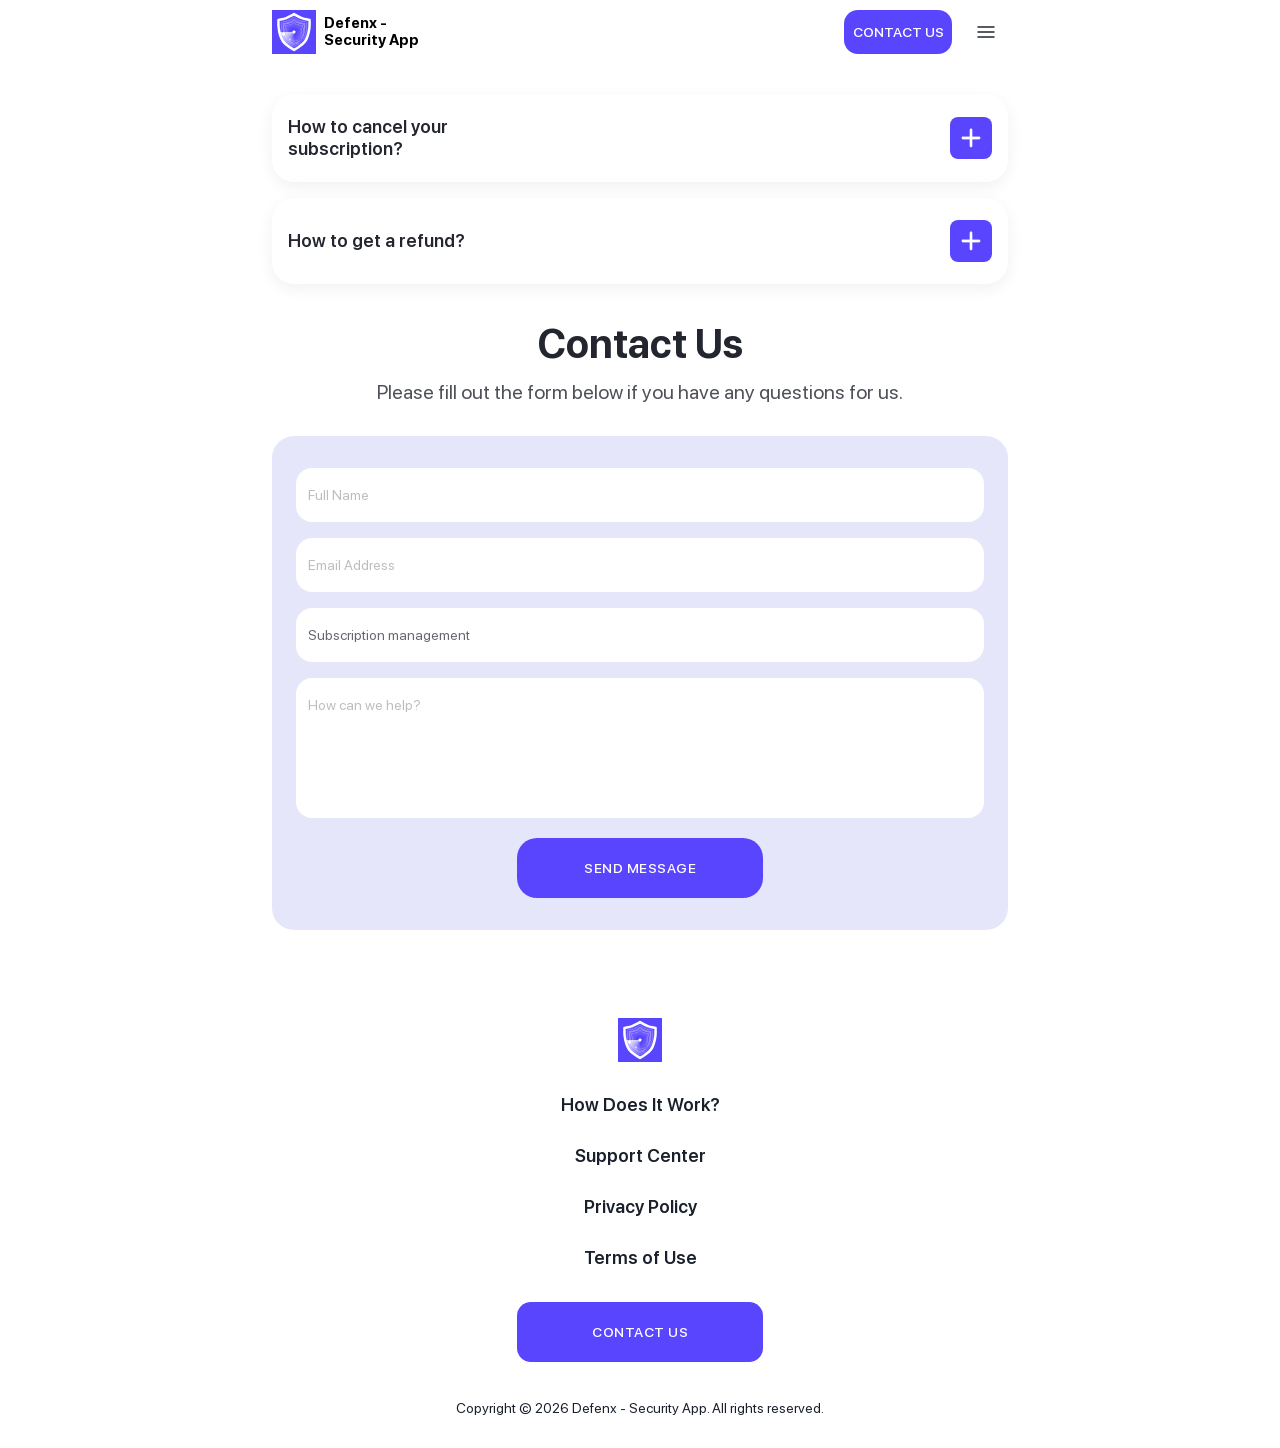
<file: questions/4.html>
<!doctype html>
<html lang="en">
<head>
    <meta charset="UTF-8">
    <meta name="viewport"
          content="width=device-width, user-scalable=no, initial-scale=1.0, maximum-scale=1.0, minimum-scale=1.0">
    <meta http-equiv="X-UA-Compatible" content="ie=edge">
    <link rel="stylesheet" href="../css/style.css">
    <title>Defenx - Security App</title>
    <link rel="icon" type="image/svg" href="../assets/img/Icon.svg">
</head>
<body>

<header class="header">
    <div class="container">
        <div class="header-content">
            <a href="../index.html" class="logo">

                    <img src="../assets/img/Icon.svg" alt="logo">
                    <div class="logo_text black">Defenx - Security App</div>
                </a>
            <div class="navigation-panel">
                <a href="../index.html#form" class="btn-nav primary-btn">
                    Contact Us
                </a>
                <nav class="nav">
                             <span class="nav-cross" id="close-nav">
<svg width="44" height="44" viewBox="0 0 44 44" fill="none" xmlns="http://www.w3.org/2000/svg">
<rect x="0.5" y="0.5" width="43" height="43" rx="21.5" stroke="black"/>
<path d="M11 11L34.4194 34.4194" stroke="#19202C" stroke-width="1.375" stroke-linejoin="round"/>
<path d="M11 34.4198L34.4194 11.0004" stroke="#19202C" stroke-width="1.375" stroke-linejoin="round"/>
</svg>

                            </span>
                    <div class="nav-inner">
                        <ul class="nav-list">
                            <li class="nav-list__el"><a href="../index.html#features">How Does It Work?</a></li>
                            <li class="nav-list__el"><a href="../contact-us.html">Support Center</a></li>
                            <li class="nav-list__el"><a href="../privacy.html">Privacy Policy</a></li>
                            <li class="nav-list__el"><a href="../terms.html">Terms of Use</a></li>
                        </ul>
                        <a href="../index.html#form" class="primary-btn">
                            Contact Us
                        </a>
                    </div>
                </nav>
                <div class="burger" id="burger">
                    <svg width="24" height="24" viewBox="0 0 24 24" fill="none" xmlns="http://www.w3.org/2000/svg">
                        <path fill-rule="evenodd" clip-rule="evenodd" d="M20.75 7C20.75 7.41421 20.4142 7.75 20 7.75L4 7.75C3.58579 7.75 3.25 7.41421 3.25 7C3.25 6.58579 3.58579 6.25 4 6.25L20 6.25C20.4142 6.25 20.75 6.58579 20.75 7Z" fill="#23262F"/>
                        <path fill-rule="evenodd" clip-rule="evenodd" d="M20.75 12C20.75 12.4142 20.4142 12.75 20 12.75L4 12.75C3.58579 12.75 3.25 12.4142 3.25 12C3.25 11.5858 3.58579 11.25 4 11.25L20 11.25C20.4142 11.25 20.75 11.5858 20.75 12Z" fill="#23262F"/>
                        <path fill-rule="evenodd" clip-rule="evenodd" d="M20.75 17C20.75 17.4142 20.4142 17.75 20 17.75L4 17.75C3.58579 17.75 3.25 17.4142 3.25 17C3.25 16.5858 3.58579 16.25 4 16.25L20 16.25C20.4142 16.25 20.75 16.5858 20.75 17Z" fill="#23262F"/>
                    </svg>
                </div>
            </div>
        </div>
    </div>
</header>
<div class="wrapper">
    <section class="faq faq--second-page pt-0">
        <div class="container">
            <div class="faq-list mt-0">
                <div class="faq-el">
                    <div class="faq-el-head">
                        <div class="faq-el-head__text">
                            How to cancel your subscription?
                        </div>
                        <div class="faq-el-head__i">
                                    <span class="faq-el-head__i__plus">
<svg width="20" height="20" viewBox="0 0 20 20" fill="none" xmlns="http://www.w3.org/2000/svg">
<path d="M10 0.739794C9.35722 0.739794 8.83615 1.26087 8.83615 1.90365V18.0964C8.83615 18.7392 9.35722 19.2603 10 19.2603C10.6428 19.2603 11.1639 18.7392 11.1639 18.0964V1.90365C11.1639 1.26087 10.6428 0.739794 10 0.739794Z" fill="#FFFFFF" stroke="#FFFFFF" stroke-width="0.303614" stroke-linecap="round"/>
<path d="M1.90362 8.83623C1.26084 8.83623 0.73976 9.35731 0.73976 10.0001C0.73976 10.6429 1.26084 11.1639 1.90362 11.1639H18.0964C18.7392 11.1639 19.2602 10.6429 19.2602 10.0001C19.2602 9.35731 18.7392 8.83623 18.0964 8.83623H1.90362Z" fill="#FFFFFF" stroke="#FFFFFF" stroke-width="0.303614" stroke-linecap="round"/>
</svg>
                                    </span>
                            <span class="faq-el-head__i__minus">
<svg width="20" height="4" viewBox="0 0 20 4" fill="none" xmlns="http://www.w3.org/2000/svg">
<path d="M2 0.85C1.36487 0.85 0.85 1.36487 0.85 2C0.85 2.63513 1.36487 3.15 2 3.15H18C18.6351 3.15 19.15 2.63513 19.15 2C19.15 1.36487 18.6351 0.85 18 0.85H2Z" fill="white" stroke="white" stroke-width="0.3" stroke-linecap="round"/>
</svg>
                                    </span>
                        </div>
                    </div>
                    <div class="faq-el-body">
                        <p class="faq-el-text">
                            Subscription cancellation is easy! You can do it either through you Apple Store
                            settings, or you can <a href="../index#form">contact us </a>, and we'll give you further instructions.
                        </p>
                    </div>
                </div>
                <div class="faq-el">
                    <div class="faq-el-head">
                        <div class="faq-el-head__text">
                            How to get a refund?
                        </div>
                        <div class="faq-el-head__i">
                                    <span class="faq-el-head__i__plus">
<svg width="20" height="20" viewBox="0 0 20 20" fill="none" xmlns="http://www.w3.org/2000/svg">
<path d="M10 0.739794C9.35722 0.739794 8.83615 1.26087 8.83615 1.90365V18.0964C8.83615 18.7392 9.35722 19.2603 10 19.2603C10.6428 19.2603 11.1639 18.7392 11.1639 18.0964V1.90365C11.1639 1.26087 10.6428 0.739794 10 0.739794Z" fill="#FFFFFF" stroke="#FFFFFF" stroke-width="0.303614" stroke-linecap="round"/>
<path d="M1.90362 8.83623C1.26084 8.83623 0.73976 9.35731 0.73976 10.0001C0.73976 10.6429 1.26084 11.1639 1.90362 11.1639H18.0964C18.7392 11.1639 19.2602 10.6429 19.2602 10.0001C19.2602 9.35731 18.7392 8.83623 18.0964 8.83623H1.90362Z" fill="#FFFFFF" stroke="#FFFFFF" stroke-width="0.303614" stroke-linecap="round"/>
</svg>
                                    </span>
                            <span class="faq-el-head__i__minus">
<svg width="20" height="4" viewBox="0 0 20 4" fill="none" xmlns="http://www.w3.org/2000/svg">
<path d="M2 0.85C1.36487 0.85 0.85 1.36487 0.85 2C0.85 2.63513 1.36487 3.15 2 3.15H18C18.6351 3.15 19.15 2.63513 19.15 2C19.15 1.36487 18.6351 0.85 18 0.85H2Z" fill="white" stroke="white" stroke-width="0.3" stroke-linecap="round"/>
</svg>
                                    </span>
                        </div>
                    </div>
                    <div class="faq-el-body">
                        <p class="faq-el-text">
                            All the refunds are processed through Apple Store and on their behalf.
                            You can <a href="../index#form">contact us </a> to receive additional instructions.                                </p>
                    </div>
                </div>
            </div>
        </div>
    </section>
    <section class="form-block pt-0 mt-0">
        <div class="container">
            <h2 class="section-title">
                Contact Us
            </h2>
            <p class="section-description">
                Please fill out the form below if you have any questions for us.
            </p>
            <form action="https://api.web3forms.com/submit" class="form" method="POST">

                <input type="hidden" name="access_key" value="8e4da4b1-374e-47e5-af0d-6963b2550232">
                <input
                        type="hidden"
                        name="redirect"
                        value="https://web3forms.com/success"
                />
                <div class="form-group">
                    <input type="text" name="name" placeholder="Full Name" required>
                </div>
                <div class="form-group">
                    <input type="email" name="email" placeholder="Email Address" required>
                </div>
                <div class="form-group">
                    <input type="text" name="title" placeholder="Subject" value="Subscription management" required>
                </div>
                <div class="form-group">
                    <textarea name="description" placeholder="How can we help?"  required></textarea>
                </div>
                <div class="form-group">
                    <button type="submit">Send Message</button>
                </div>
            </form>
        </div>
    </section>
    <footer class="footer">
        <div class="container">
            <div class="footer-content">
                <a href="../index.html" class="logo">
                    <img src="../assets/img/Icon.svg" alt="logo">
                </a>

                <nav class="footer-nav">
                    <ul class="nav-list">
                        <li class="nav-list__el"><a href="../index.html#features">How Does It Work?</a></li>
                        <li class="nav-list__el"><a href="../contact-us.html">Support Center</a></li>
                        <li class="nav-list__el"><a href="../privacy.html">Privacy Policy</a></li>
                        <li class="nav-list__el"><a href="../terms.html">Terms of Use</a></li>
                    </ul>
                </nav>
                <a href="../index.html#form" class="footer-btn primary-btn">
                    Contact Us
                </a>
            </div>
            <div class="copy-text">
                Copyright © <script>document.write(new Date().getFullYear());</script> Defenx - Security App. All rights reserved.
            </div>
        </div>
    </footer>
</div>


<script
        src="https://code.jquery.com/jquery-3.7.1.js"
        integrity="sha256-eKhayi8LEQwp4NKxN+CfCh+3qOVUtJn3QNZ0TciWLP4="
        crossorigin="anonymous">

</script>
<script src="https://web3forms.com/client/script.js" async defer></script>
<script src="../js/main.js"></script>
</body>
</html>
</file>
<file: css/style.css>
@import "../assets/font/stylesheet.css";

:root {
  --color-primary: #5A45FE;
  --works: #E6E6FA;

}
*{
  margin: 0;
  padding: 0;
  box-sizing: border-box;
  text-decoration: none;
  list-style-type: none;
  outline: none;
  border: none;
  font-family: "SF Pro Display",sans-serif;
  -webkit-tap-highlight-color: rgba(0, 0, 0, 0);
}

body{
  background: #FFFFFF;
}

.container{
  max-width: 768px;
  padding: 0 16px;
  margin: 0 auto;
}

.wrapper{
  overflow: hidden;
  padding-top: 94px;
}

.wrapper--home{
  padding: 0;
}

.header{
  width: 100%;
  position: fixed;
  left: 0;
  top: 0;
  padding: 10px 0;
  z-index: 10;
  transition: .3s;
}

.header.header--home.scroll{
  background: #5A45FE;
  box-shadow: 0px 15px 50px -12px rgba(0, 0, 0, 0.1);
}

.header.scroll{
  background: #fff;
  box-shadow: 0px 15px 50px -12px rgba(0, 0, 0, 0.1);
}

.header-content{
  display: flex;
  justify-content: space-between;
}

.logo{
  color: white;
  display: flex;
  gap: 8px;
  align-items: center;
}

.logo img{
  display: block;
  width: 44px;
}
.logo_text{
  width: 110px;
  font-size: 15px;
  font-weight: bold;
  line-height: 17px;
}

.primary-btn{
  display: flex;
  align-items: center;
  justify-content: center;
  width: 108px;
  height: 44px;
  color: #FFF;
  text-align: center;
  font-size: 14px;
  font-style: normal;
  font-weight: 500;
  text-transform: uppercase;
  line-height: 19px;
  border-radius: 14px;
  background: var(--color-primary);
}

.primary-btn--home{
  color: rgb(35, 38, 47);
  background: rgb(255, 255, 255);
  text-transform: uppercase;
}

.navigation-panel{
  display: flex;
  align-items: center;
  gap: 12px;
}

.nav{
  position: fixed;
  width: 100%;
  height: 100%;
  right: -150%;
  top: 0;
  opacity: 0;
  background: #fff;
  padding-top: 128px;
  transition: .3s;
  z-index: 11;
}

.nav-inner{
  position: relative;
  display: flex;
  flex-direction: column;
  align-items: center;
  gap: 32px;
  z-index: 3;
}

.nav.active{
  right: 0;
  opacity: 1;
}

.nav-cross{
  position: absolute;
  right: 16px;
  top: 40px;
}

.nav .primary-btn{
  width: 246px;
  height: 60px;
  font-size: 14px;
  font-style: normal;
  font-weight: 500;
  line-height: 24px;
  text-transform: uppercase;
  border-radius: 20px;
}

.nav-list{
  display: flex;
  flex-direction: column;
  align-items: center;
  gap: 32px;
}

.nav-list__el a{
  color: rgb(25, 32, 44);
  text-align: center;
  font-size: 22px;
  font-style: normal;
  font-weight: 600;
  line-height: 22px;
}

.burger{
  display: flex;
  justify-content: center;
  align-items: center;
  width: 44px;
  height: 44px;
}



/* Main color */

.main {
  position: relative;
  display: flex;
  align-items: center;
  background: var(--color-primary);
  width: 100%;
  height: 100vh;
  padding: 94px 0 40px;
}

.main-title{
  font-size: 28px;
  font-style: normal;
  font-weight: 700;
  line-height: 28px;
  text-transform: uppercase;
  color: #fff;
  text-align: center;
  margin: 26px 0 16px;
}

.main-description{
  color: #FFF;
  font-size: 20px;
  font-style: normal;
  font-weight: 400;
  line-height: normal;
  text-align: center;
}

.main-banner{
  display: flex;
  flex-direction: column;
  align-items: center;
}

.main-banner__img{
  max-width: 180px;
  margin-bottom: 28px;
}

.main-banner__img img{
  display: block;
  width: 100%;
}

.section-title{
  max-width: 340px;
  color: #23262F;
  text-align: center;
  font-size: 40px;
  font-style: normal;
  font-weight: 700;
  line-height: 40px;
  margin: 0 auto;
}

.work{
  position: relative;
  padding: 60px 0 0;
}

.work-list{
  display: flex;
  flex-direction: column;
  gap: 24px;
  margin-top: 32px;
}
/* Color item */

.work-item{
  display: flex;
  flex-direction: column;
  align-items: flex-start;
  padding: 20px 27px;
  text-align: center;
  border-radius: 34px;
  background: var(--works);
}

.work-item img{
  width: auto;
  height: 48px; 
  margin: 0 auto;
}

.work-item__title{
  color: #23262F;
  font-size: 20px;
  font-weight: 700;
  line-height: 24px;
  margin: 25px auto 0;
}

.work-item__description{
  color: #23262FB2;
  font-size: 17px;
  font-weight: 400;
  margin-top: 8px;
}

.section-description{
  color: #23262FCC;
  text-align: center;
  font-size: 20px;
  font-style: normal;
  font-weight: 400;
  line-height: normal;
  margin-top: 16px;
}


.faq{
  position: relative;
  padding: 88px 0 32px;
}

.faq-el-text{
  max-width: 81%;
  color: #23262F99;
  font-size: 18px;
  font-style: normal;
  font-weight: 400;
  line-height: 22px;
  margin: 16px 0;
}

.faq-el-text:last-child{
  margin-bottom: 0;
}

.faq-list{
  display: flex;
  flex-direction: column;
  gap: 16px;
  margin-top: 32px;
}

.faq-el{
  border: 1px solid linear-gradient(146deg, #B3D185 0%, #89BF44 100%);
  border-radius: 22px;
  box-shadow: 0px 5px 16px 0px rgba(8, 15, 52, 0.06);
  background: rgb(255, 255, 255);
  padding: 22px 16px;
}

.faq-el-head{
  display: flex;
  justify-content: space-between;
  align-items: center;
  overflow: hidden;
}

.faq-el-body{
  display: none;
}

.faq-el-head__text{
  max-width: 255px;
  color: #23262F;
  font-size: 18px;
  font-weight: 600;
  line-height: 22px;
}

.faq-el-head__i{
  display: flex;
  justify-content: center;
  align-items: center;
  width: 42px;
  height: 42px;
  background: var(--color-primary);
  border-radius: 8.1px;
}

.faq-el.active .faq-el-head__i{
  background: var(--color-primary);
}

.faq-el-head__i__minus{
  display: none;
}


.faq-el.active .faq-el-head__i__plus{
  display: none;
}

.faq-el.active .faq-el-head__i__minus{
  display: block;
}

.faq-el-head__i svg{
  display: flex;
}

.info-list{
  counter-reset: section;
}

.info-list__item{
  position: relative;
  color: rgb(25, 32, 44);
  font-size: 17px;
  font-style: normal;
  font-weight: 400;
  line-height: 22px;
  margin-bottom: 24px;
}

.info-list--page .info-list__item{
  max-width: 100%;
}

.info-list .info-list__item:before{
  position: absolute;
  left: 5px;
  top: 0;
  counter-increment: section;
  content:  counter(section) ". ";
}

.info-list__item p{
  padding-left: 25px;
}

.info-list__item img{
  display: block;
  max-width: 217px;
  margin: 24px auto 0;
}

.feedback{
  position: relative;
  padding: 28px 0;
  margin-top: 32px;
}

.feedback-list{
  display: flex;
  flex-direction: column;
  gap: 16px;
  margin-top: 32px;
}

.feedback-card{
  display: flex;
  flex-direction: column;
  align-items: center;
  border-radius: 22px;
  box-shadow: 0px 15px 50px -12px rgba(0, 0, 0, 0.1);
  background: rgb(255, 255, 255);
  padding: 24px;
}

.feedback-card__inner{
  display: flex;
  align-items: center;
  width: 100%;
  gap: 10px;
}

.feedback-card__img{
  width: 90px;
  height: 90px;
  overflow: hidden;
  border-radius: 100%;
  margin-bottom: 16px;
  border: 3px solid linear-gradient(146deg, #B3D185 0%, #89BF44 100%);
}

.feedback-card__img img{
  display: block;
  width: 100%;
  
}

.feedback-card__title{
  color: #23262F;
  font-size: 24px;
  font-weight: 700;
  line-height: 26px;
  margin-bottom: 8px;
}

.feedback-card__text{
  color: #23262FB2;
  text-align: center;
  font-size: 17px;
  font-style: normal;
  font-weight: 400;
  line-height: normal;
  margin-top: 16px;
}

.form-block{
  padding: 28px 0;
  margin-top: 32px;
}

.form{
  display: flex;
  flex-direction: column;
  gap: 16px;
  padding: 32px 24px;
  border-radius: 22px;
  background: var(--works);
  margin-top: 32px;
}

.form-group input{
  width: 100%;
  border-radius: 16px;
  background: rgb(255, 255, 255);
  padding: 19px 12px 18px;
  color: #23262FB2;
  font-size: 14px;
  line-height: 17px;
  font-weight: 400;
}

.form-group textarea{
  width: 100%;
  height: 140px;
  border-radius: 16px;
  background: rgb(255, 255, 255);
  padding: 19px 12px 18px;
  color: #23262FB2;
  font-size: 14px;
  line-height: 17px;
  font-weight: 400;
  resize: none;
}

.form-group textarea::placeholder,
.form-group input::placeholder{
  color: #23262F4D;
}

.form-group button{
  display: flex;
  justify-content: center;
  align-items: center;
  width: 246px;
  height: 60px;
  padding: 17px;
  color: rgb(255, 255, 255);
  font-size: 14px;
  font-weight: 500;
  line-height: 18px;
  letter-spacing: 0.5px;
  text-align: center;
  text-transform: uppercase;
  border-radius: 20px;
  background: var(--color-primary);
  margin: 0 auto;
}

.footer{
  padding: 28px 0;
  margin-top: 32px;
}

.footer-content{
  display: flex;
  flex-direction: column;
  align-items: center;
  gap: 34px;
}

.logo-footer{
 color: black !important;
}

.black{
  color: black !important;
}


.footer-btn{
  width: 246px;
  height: 60px;
  font-size: 14px;
  line-height: 18px;
  letter-spacing: 0.5px;
  font-style: normal;
  font-weight: 500;
  text-transform: uppercase;
}

.footer-nav .nav-list__el a{
  font-size: 18px;
  line-height: 18px;
}


.questions-block{
  position: relative;
  padding-bottom: 40px;
}

.questions-list{
  display: flex;
  flex-direction: column;
  gap: 14px;
}

.questions-list__el{
  display: flex;
  flex-direction: column;
  gap: 0;
  border: 1px solid linear-gradient(146deg, #B3D185 0%, #89BF44 100%);
  border-radius: 34px;
  padding: 20px 27px;
  text-align: center;
}

.questions-list__el__text{
  color: rgb(35, 38, 47);
  font-size: 20px;
  font-weight: 700;
  line-height: 24px;
  margin-top: 14px;
}

.info-list--page{
  position: relative;
  margin: 20px 0 20px;
}

.info-list--page .info-list__item {
  display: flex;
  flex-direction: column;
  gap: 10px;
  font-size: 17px;
}

.info-list a,
.faq-el-text a{
  display: inline-block;
  text-decoration-line: underline;
  text-decoration-skip-ink: none;
  color: #23262F99;
  font-size: 17px;
  font-style: normal;
  font-weight: 400;
}

.info-list--title .info-list__item p:first-child{
  font-size: 20px;
  font-weight: 600;
}

.info-list--page .info-list__item:before{
  width: 22px;
  left: -5px;
  text-align: right;
}

.info-page__text{
  color: rgb(25, 32, 44);
  font-size: 17px;
  font-weight: 400;
  margin: 15px 0;
}

.info-page__text a{
  color: #0027C3;
  font-size: 17px;
  font-weight: 400;
  text-decoration-line: underline;
}

.section-title--info{
  text-align: center;
  margin-bottom: 32px;
}

.info-sublist{
  display: flex;
  flex-direction: column;
  gap: 10px;
}

.info-sublist__el{
  position: relative;
  padding-left: 15px;
  font-size: 15px;
  color: rgb(25, 32, 44);
}

.info-sublist__el:before{
  position: absolute;
  content: "";
  left: 0;
  top: 8px;
  width: 5px;
  height: 5px;
  border-radius: 50%;
  background:  #FFF;
}

.info-list .info-sublist{
  margin: 0;
  padding-left: 25px;
}


.sec-tabs .wrap-ready-items .ready-item-hot{
  overflow: visible;
}

.copy-text{
  text-align: center;
  font-size: 14px;
  line-height: 24px;
  color: rgb(25, 32, 44);
  margin-top: 34px;
}

.refund-text{
  font-size: 17px;
  color: #0027C3;
}

.refund{
  padding-bottom: 40px;
}

.pt-0{
  padding-top: 0;
}

.mt-0{
  margin-top: 0;
}

.faq--second-page{
  padding-bottom: 40px;
}

.info .info-page__text a{
  color: #19202C;
}

.info-page-list__el{
  position: relative;
  padding-left: 25px;
}

.info-page-list__el:before{
  position: absolute;
  content: "";
  left: 11px;
  top: 9px;
  width: 3px ;
  height: 3px;
  border-radius: 50%;
  background: #19202C;
}

.info-list--refunds li{
  margin-bottom: 14px;
}

.info-list__item img{
  max-width: 250px;
  margin: 14px auto 0;
}

.marker-block{
  margin-top: 14px;
}

.marker{
  position: relative;
}

.marker:before{
  position: absolute;
  left: 8px;
  top: 12px;
  transform: translate(0 , -50%);
  content: "";
  width: 3px;
  height: 3px;
  background: #23262F;
  border-radius: 50%;
}
@media (max-width:380px){
  .main-banner__img {
    max-width: 190px;
  }
}
</file>
